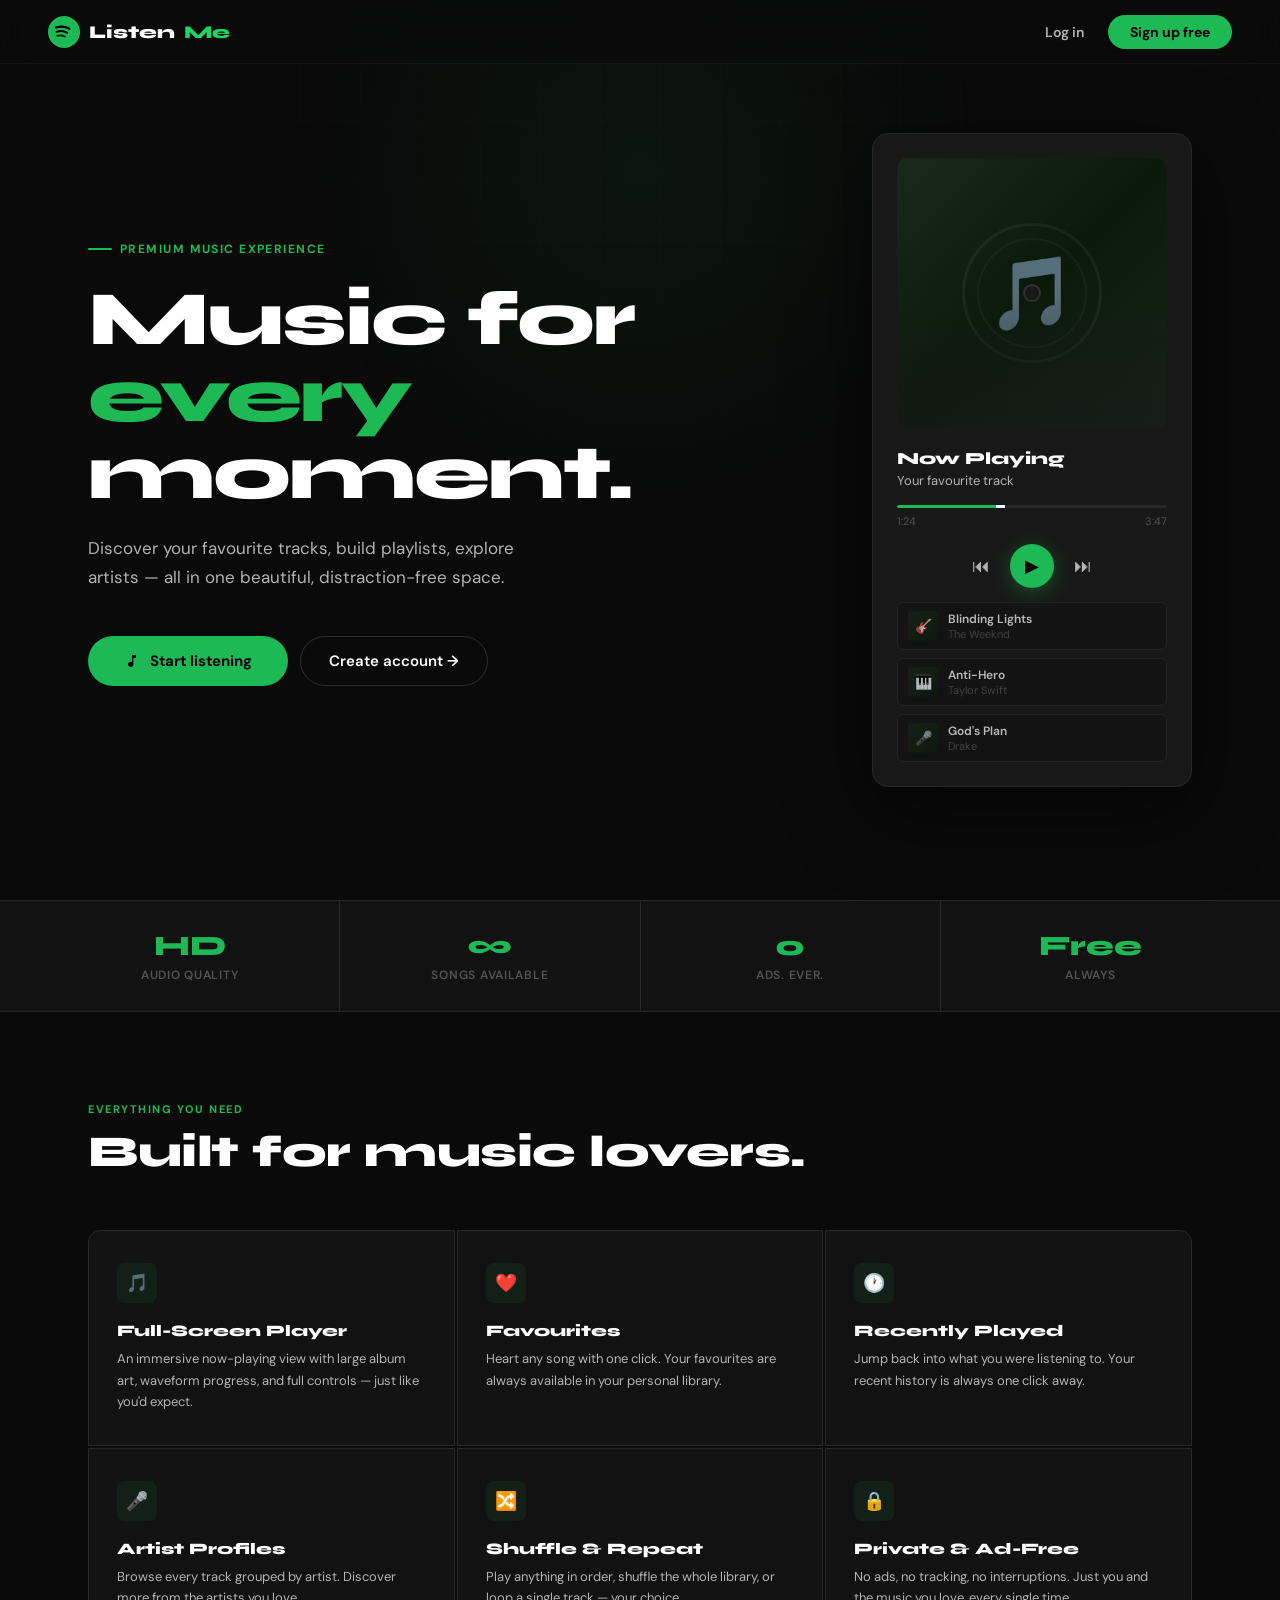
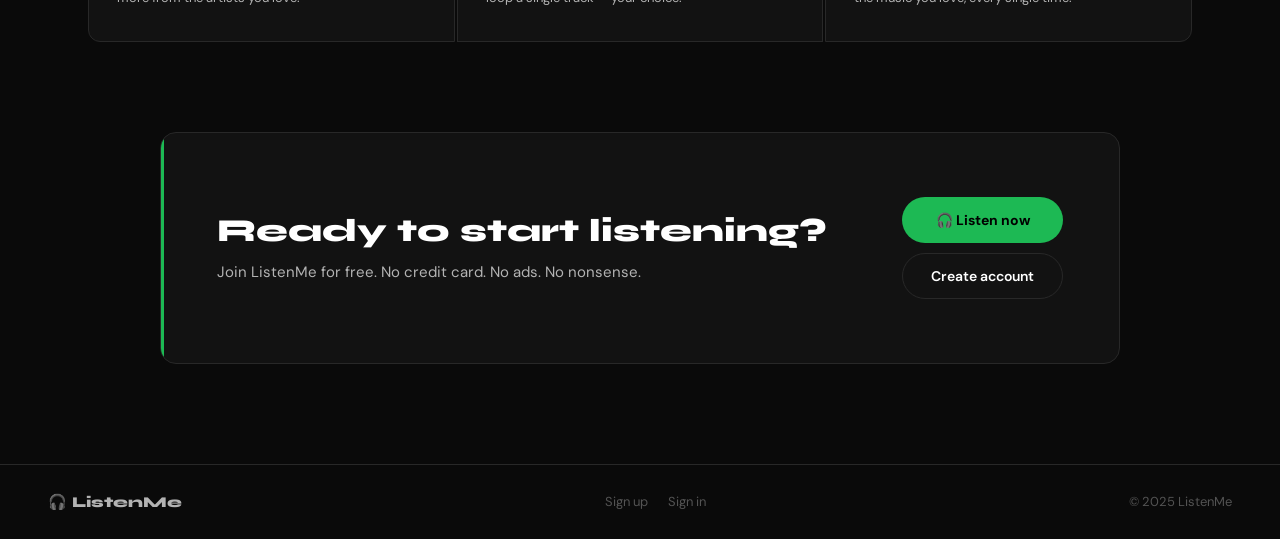
<file: frontend/index.html>
<!DOCTYPE html>
<html lang="en">
<head>
  <meta charset="UTF-8"/>
  <meta name="viewport" content="width=device-width, initial-scale=1.0"/>
  <title>ListenMe — Music for everyone</title>
  <link rel="preconnect" href="https://fonts.googleapis.com"/>
  <link href="https://fonts.googleapis.com/css2?family=Syne:wght@700;800;900&family=DM+Sans:wght@300;400;500;600;700&display=swap" rel="stylesheet"/>
  <style>
    *, *::before, *::after { box-sizing: border-box; margin: 0; padding: 0; }
    :root {
      --bg:      #0a0a0a;
      --surface: #121212;
      --card:    #181818;
      --border:  #282828;
      --hover:   #282828;
      --primary: #1db954;
      --accent:  #1ed760;
      --text:    #ffffff;
      --text-2:  #b3b3b3;
      --muted:   #535353;
    }
    html { scroll-behavior: smooth; }
    body {
      background: var(--bg); color: var(--text);
      font-family: 'DM Sans', sans-serif;
      -webkit-font-smoothing: antialiased;
      overflow-x: hidden;
    }

    /* ── GRID LINES background (subtle) ── */
    body::before {
      content: '';
      position: fixed; inset: 0; z-index: 0; pointer-events: none;
      background-image:
        linear-gradient(rgba(255,255,255,0.015) 1px, transparent 1px),
        linear-gradient(90deg, rgba(255,255,255,0.015) 1px, transparent 1px);
      background-size: 60px 60px;
      mask-image: radial-gradient(ellipse 80% 80% at 50% 0%, black 0%, transparent 100%);
    }

    /* ── Green glow spot ── */
    .glow-spot {
      position: fixed; top: -180px; left: 50%; transform: translateX(-50%);
      width: 700px; height: 700px; border-radius: 50%; z-index: 0;
      pointer-events: none;
      background: radial-gradient(circle, rgba(29,185,84,0.07) 0%, transparent 70%);
    }

    /* ══ NAVBAR ══ */
    nav {
      position: fixed; top: 0; left: 0; right: 0; z-index: 100;
      height: 64px; display: flex; align-items: center; justify-content: space-between;
      padding: 0 48px;
      border-bottom: 1px solid rgba(255,255,255,0.05);
      background: rgba(10,10,10,0.9);
      backdrop-filter: blur(20px);
      opacity: 0; animation: navSlide 0.6s 0.1s ease forwards;
    }
    @keyframes navSlide { to { opacity: 1; } }

    .nav-logo {
      display: flex; align-items: center; gap: 9px;
      font-family: 'Syne', sans-serif; font-size: 18px; font-weight: 900;
      color: var(--text); text-decoration: none;
    }
    .nav-logo-dot {
      width: 32px; height: 32px; flex-shrink: 0;
    }
    .nav-logo span { color: var(--accent); }

    .nav-right { display: flex; align-items: center; gap: 10px; }
    .nav-link {
      color: var(--text-2); font-size: 14px; font-weight: 600;
      text-decoration: none; padding: 8px 14px; border-radius: 4px;
      transition: color 0.15s;
    }
    .nav-link:hover { color: var(--text); }
    .nav-btn {
      padding: 8px 22px; border-radius: 50px;
      font-size: 14px; font-weight: 700; cursor: pointer;
      text-decoration: none; transition: all 0.2s;
      font-family: 'DM Sans', sans-serif;
    }
    .nav-btn-ghost {
      background: transparent; color: var(--text);
      border: 1px solid rgba(255,255,255,0.15);
    }
    .nav-btn-ghost:hover { border-color: rgba(255,255,255,0.4); }
    .nav-btn-solid {
      background: var(--primary); color: #000; border: none;
    }
    .nav-btn-solid:hover { background: var(--accent); transform: scale(1.02); }

    /* ══ HERO ══ */
    .hero {
      position: relative; z-index: 10;
      min-height: 100vh;
      display: flex; align-items: center;
      padding: 100px 48px 80px;
      max-width: 1200px; margin: 0 auto;
      gap: 80px;
    }

    .hero-left { flex: 1; min-width: 0; }

    .hero-tag {
      display: inline-flex; align-items: center; gap: 8px;
      font-size: 12px; font-weight: 700; text-transform: uppercase;
      letter-spacing: 0.12em; color: var(--primary);
      margin-bottom: 24px;
      opacity: 0; animation: fadeUp 0.6s 0.3s ease forwards;
    }
    .hero-tag-line { width: 24px; height: 2px; background: var(--primary); border-radius: 2px; }

    .hero-title {
      font-family: 'Syne', sans-serif;
      font-size: clamp(48px, 6vw, 84px);
      font-weight: 900; line-height: 1.0;
      letter-spacing: -2px;
      margin-bottom: 22px;
      opacity: 0; animation: fadeUp 0.6s 0.4s ease forwards;
    }
    .hero-title em {
      font-style: normal;
      color: var(--primary);
    }

    .hero-sub {
      font-size: 17px; color: var(--text-2); line-height: 1.7;
      max-width: 460px; margin-bottom: 44px;
      opacity: 0; animation: fadeUp 0.6s 0.5s ease forwards;
    }

    .hero-actions {
      display: flex; gap: 12px; align-items: center; flex-wrap: wrap;
      opacity: 0; animation: fadeUp 0.6s 0.6s ease forwards;
    }
    .hero-btn-main {
      display: inline-flex; align-items: center; gap: 10px;
      padding: 15px 36px; border-radius: 50px;
      background: var(--primary); color: #000;
      font-family: 'DM Sans', sans-serif; font-size: 15px; font-weight: 700;
      text-decoration: none; transition: all 0.2s;
    }
    .hero-btn-main:hover { background: var(--accent); transform: scale(1.03); }
    .hero-btn-ghost {
      display: inline-flex; align-items: center; gap: 8px;
      padding: 14px 28px; border-radius: 50px;
      background: transparent; color: var(--text);
      border: 1px solid rgba(255,255,255,0.15);
      font-family: 'DM Sans', sans-serif; font-size: 15px; font-weight: 600;
      text-decoration: none; transition: all 0.2s;
    }
    .hero-btn-ghost:hover { border-color: rgba(255,255,255,0.4); }

    /* ── Right: mini player mockup ── */
    .hero-right {
      flex-shrink: 0; width: 320px;
      opacity: 0; animation: fadeLeft 0.7s 0.5s ease forwards;
    }
    @keyframes fadeLeft { from{opacity:0;transform:translateX(30px)} to{opacity:1;transform:translateX(0)} }

    .mockup-player {
      background: var(--card); border: 1px solid var(--border);
      border-radius: 16px; padding: 24px;
      box-shadow: 0 24px 80px rgba(0,0,0,0.6);
    }
    .mp-cover {
      width: 100%; aspect-ratio: 1; border-radius: 10px;
      background: linear-gradient(135deg, #1a2a1a, #0a1a0a, #162416);
      display: flex; align-items: center; justify-content: center;
      font-size: 72px; margin-bottom: 20px;
      position: relative; overflow: hidden;
    }
    .mp-cover::after {
      content: ''; position: absolute; inset: 0;
      background: linear-gradient(to top, rgba(24,24,24,0.6) 0%, transparent 50%);
    }
    .mp-vinyl {
      position: absolute; top: 50%; left: 50%;
      transform: translate(-50%,-50%);
      width: 140px; height: 140px; border-radius: 50%;
      border: 3px solid rgba(255,255,255,0.05);
      animation: vinylSpin 8s linear infinite;
    }
    .mp-vinyl::before {
      content: ''; position: absolute; inset: 12px; border-radius: 50%;
      border: 2px solid rgba(255,255,255,0.04);
    }
    .mp-vinyl-center {
      position: absolute; top: 50%; left: 50%;
      transform: translate(-50%,-50%);
      width: 18px; height: 18px; border-radius: 50%;
      background: var(--card); border: 2px solid rgba(255,255,255,0.1);
    }
    @keyframes vinylSpin { to { transform: translate(-50%,-50%) rotate(360deg); } }

    .mp-info { margin-bottom: 16px; }
    .mp-title  { font-family: 'Syne', sans-serif; font-size: 17px; font-weight: 800; margin-bottom: 3px; }
    .mp-artist { font-size: 13px; color: var(--text-2); }

    .mp-progress { margin-bottom: 16px; }
    .mp-bar { height: 3px; background: var(--border); border-radius: 3px; margin-bottom: 6px; overflow: hidden; }
    .mp-fill {
      height: 100%; width: 38%; background: var(--primary); border-radius: 3px;
      position: relative;
    }
    .mp-fill::after {
      content: ''; position: absolute; right: -5px; top: -3px;
      width: 9px; height: 9px; border-radius: 50%;
      background: var(--text);
    }
    .mp-times { display: flex; justify-content: space-between; font-size: 11px; color: var(--muted); }

    .mp-controls { display: flex; align-items: center; justify-content: center; gap: 20px; }
    .mp-ctrl { font-size: 18px; color: var(--text-2); cursor: default; }
    .mp-play {
      width: 44px; height: 44px; border-radius: 50%;
      background: var(--primary);
      display: flex; align-items: center; justify-content: center;
      font-size: 18px; color: #000;
      box-shadow: 0 4px 20px rgba(29,185,84,0.35);
    }

    /* ── Floating song pills ── */
    .mp-pills { display: flex; flex-direction: column; gap: 8px; margin-top: 14px; }
    .mp-pill {
      display: flex; align-items: center; gap: 10px;
      padding: 8px 10px; background: var(--surface);
      border: 1px solid var(--border); border-radius: 6px;
      opacity: 0; animation: pillIn 0.5s ease forwards;
    }
    .mp-pill:nth-child(1) { animation-delay: 0.9s; }
    .mp-pill:nth-child(2) { animation-delay: 1.1s; }
    .mp-pill:nth-child(3) { animation-delay: 1.3s; }
    @keyframes pillIn { from{opacity:0;transform:translateY(6px)} to{opacity:0.7;transform:translateY(0)} }
    .mp-pill-cover {
      width: 30px; height: 30px; border-radius: 4px;
      background: linear-gradient(135deg, #162416, #0a1a0a);
      display: flex; align-items: center; justify-content: center;
      font-size: 14px; flex-shrink: 0;
    }
    .mp-pill-name { font-size: 12px; font-weight: 600; }
    .mp-pill-artist { font-size: 11px; color: var(--muted); }

    /* ═══ STATS BAR ═══ */
    .stats-bar {
      position: relative; z-index: 10;
      border-top: 1px solid var(--border); border-bottom: 1px solid var(--border);
      background: var(--surface);
      overflow: hidden;
    }
    .stats-inner {
      display: flex; max-width: 1200px; margin: 0 auto;
    }
    .stat-item {
      flex: 1; padding: 28px 20px; text-align: center;
      border-right: 1px solid var(--border);
      opacity: 0; animation: statIn 0.5s ease forwards;
    }
    .stat-item:last-child { border-right: none; }
    .stat-item:nth-child(1) { animation-delay: 0.2s; }
    .stat-item:nth-child(2) { animation-delay: 0.3s; }
    .stat-item:nth-child(3) { animation-delay: 0.4s; }
    .stat-item:nth-child(4) { animation-delay: 0.5s; }
    @keyframes statIn { from{opacity:0;transform:translateY(8px)} to{opacity:1;transform:translateY(0)} }
    .stat-num { font-family: 'Syne', sans-serif; font-size: 28px; font-weight: 900; color: var(--primary); }
    .stat-label { font-size: 12px; color: var(--muted); margin-top: 4px; font-weight: 600; text-transform: uppercase; letter-spacing: 0.06em; }

    /* ═══ FEATURES ═══ */
    .features {
      position: relative; z-index: 10;
      max-width: 1200px; margin: 0 auto; padding: 90px 48px;
    }
    .section-label {
      font-size: 11px; font-weight: 700; text-transform: uppercase;
      letter-spacing: 0.14em; color: var(--primary); margin-bottom: 12px;
      opacity: 0;
    }
    .section-label.visible { animation: fadeUp 0.5s ease forwards; }
    .section-title {
      font-family: 'Syne', sans-serif;
      font-size: clamp(28px, 3.5vw, 44px); font-weight: 900;
      margin-bottom: 54px; letter-spacing: -0.5px; line-height: 1.1;
      opacity: 0;
    }
    .section-title.visible { animation: fadeUp 0.5s 0.1s ease forwards; }

    .feat-grid { display: grid; grid-template-columns: repeat(3,1fr); gap: 2px; }
    @media(max-width:900px) { .feat-grid { grid-template-columns: 1fr; } }
    @media(max-width:600px) { .feat-grid { grid-template-columns: 1fr; } }

    .feat-item {
      padding: 32px 28px; background: var(--surface);
      border: 1px solid var(--border);
      transition: background 0.2s; cursor: default;
      opacity: 0;
    }
    .feat-item:hover { background: var(--card); }
    .feat-item.visible { animation: fadeUp 0.5s ease forwards; }
    .feat-item:nth-child(1) { animation-delay: 0.0s; border-radius: 12px 0 0 0; }
    .feat-item:nth-child(2) { animation-delay: 0.08s; }
    .feat-item:nth-child(3) { animation-delay: 0.16s; border-radius: 0 12px 0 0; }
    .feat-item:nth-child(4) { animation-delay: 0.24s; border-radius: 0 0 0 12px; }
    .feat-item:nth-child(5) { animation-delay: 0.32s; }
    .feat-item:nth-child(6) { animation-delay: 0.40s; border-radius: 0 0 12px 0; }

    .feat-icon {
      width: 40px; height: 40px; border-radius: 8px;
      background: rgba(29,185,84,0.08);
      display: flex; align-items: center; justify-content: center;
      font-size: 18px; margin-bottom: 18px;
    }
    .feat-name { font-family: 'Syne', sans-serif; font-size: 16px; font-weight: 800; margin-bottom: 8px; }
    .feat-desc { font-size: 13px; color: var(--text-2); line-height: 1.65; }

    /* ═══ CTA SECTION ═══ */
    .cta-section {
      position: relative; z-index: 10;
      padding: 0 48px 100px;
    }
    .cta-box {
      max-width: 960px; margin: 0 auto;
      background: var(--surface); border: 1px solid var(--border);
      border-radius: 16px; padding: 64px 56px;
      display: flex; align-items: center; gap: 60px;
      position: relative; overflow: hidden;
      opacity: 0;
    }
    .cta-box.visible { animation: fadeUp 0.6s ease forwards; }
    .cta-box::before {
      content: ''; position: absolute; left: 0; top: 0; bottom: 0;
      width: 3px; background: var(--primary);
    }
    .cta-text { flex: 1; }
    .cta-title { font-family: 'Syne', sans-serif; font-size: clamp(22px, 2.5vw, 32px); font-weight: 900; margin-bottom: 10px; }
    .cta-desc  { font-size: 15px; color: var(--text-2); line-height: 1.6; }
    .cta-actions { flex-shrink: 0; display: flex; flex-direction: column; gap: 10px; }
    .cta-btn-main {
      display: inline-flex; align-items: center; justify-content: center; gap: 8px;
      padding: 14px 32px; border-radius: 50px;
      background: var(--primary); color: #000;
      font-family: 'DM Sans', sans-serif; font-size: 14px; font-weight: 700;
      text-decoration: none; transition: all 0.2s; white-space: nowrap;
    }
    .cta-btn-main:hover { background: var(--accent); transform: scale(1.02); }
    .cta-btn-ghost {
      display: inline-flex; align-items: center; justify-content: center;
      padding: 13px 28px; border-radius: 50px;
      background: transparent; color: var(--text);
      border: 1px solid var(--border);
      font-family: 'DM Sans', sans-serif; font-size: 14px; font-weight: 600;
      text-decoration: none; transition: all 0.2s; white-space: nowrap;
    }
    .cta-btn-ghost:hover { border-color: var(--text-2); }

    /* ═══ FOOTER ═══ */
    footer {
      position: relative; z-index: 10;
      border-top: 1px solid var(--border); padding: 28px 48px;
      display: flex; align-items: center; justify-content: space-between;
      color: var(--muted); font-size: 13px;
    }
    .footer-logo {
      font-family: 'Syne', sans-serif; font-size: 15px; font-weight: 900;
      color: var(--text-2); text-decoration: none;
    }
    footer a { color: var(--muted); text-decoration: none; transition: color 0.15s; }
    footer a:hover { color: var(--text); }

    @keyframes fadeUp { from{opacity:0;transform:translateY(14px)} to{opacity:1;transform:translateY(0)} }

    @media (max-width: 900px) {
      nav { padding: 0 20px; }
      .hero { flex-direction: column; padding: 90px 20px 60px; gap: 40px; }
      .hero-right { width: 100%; max-width: 360px; margin: 0 auto; }
      .features { padding: 60px 20px; }
      .cta-section { padding: 0 20px 60px; }
      .cta-box { flex-direction: column; gap: 32px; padding: 40px 28px; }
      footer { padding: 24px 20px; flex-direction: column; gap: 8px; text-align: center; }
    }
    @media (max-width: 600px) {
      .stats-inner { flex-wrap: wrap; }
      .stat-item { flex: 1 1 50%; border-right: none; border-bottom: 1px solid var(--border); }
    }
  </style>
</head>
<body>

<div class="glow-spot"></div>

<!-- NAVBAR -->
<nav>
  <a href="index.html" class="nav-logo">
    <div class="nav-logo-dot">
      <svg viewBox="0 0 32 32" width="32" height="32" fill="none">
        <circle cx="16" cy="16" r="16" fill="#1db954"/>
        <path d="M8 11.5c4.5-1.4 9.5-1.1 13.4 1.2" stroke="#000" stroke-width="2.2" stroke-linecap="round"/>
        <path d="M8.5 15.8c3.8-1.1 7.7-.8 10.7 1.0" stroke="#000" stroke-width="2.0" stroke-linecap="round"/>
        <path d="M9.2 19.8c2.8-.8 5.5-.5 7.7 0.7" stroke="#000" stroke-width="1.7" stroke-linecap="round"/>
      </svg>
    </div>
    Listen<span>Me</span>
  </a>
  <div class="nav-right">
    <a href="login.html"  class="nav-link">Log in</a>
    <a href="signup.html" class="nav-btn nav-btn-solid">Sign up free</a>
  </div>
</nav>

<!-- HERO -->
<section class="hero">
  <div class="hero-left">
    <div class="hero-tag">
      <span class="hero-tag-line"></span>
      Premium music experience
    </div>
    <h1 class="hero-title">
      Music for<br/><em>every</em><br/>moment.
    </h1>
    <p class="hero-sub">
      Discover your favourite tracks, build playlists, explore artists — all in one beautiful, distraction-free space.
    </p>
    <div class="hero-actions">
      <a href="login.html" class="hero-btn-main">
        <svg width="16" height="16" viewBox="0 0 24 24" fill="currentColor"><path d="M12 3v10.55c-.59-.34-1.27-.55-2-.55-2.21 0-4 1.79-4 4s1.79 4 4 4 4-1.79 4-4V7h4V3h-6z"/></svg>
        Start listening
      </a>
      <a href="signup.html" class="hero-btn-ghost">
        Create account →
      </a>
    </div>
  </div>

  <!-- Mini player mockup -->
  <div class="hero-right">
    <div class="mockup-player">
      <div class="mp-cover">
        🎵
        <div class="mp-vinyl">
          <div class="mp-vinyl-center"></div>
        </div>
      </div>

      <div class="mp-info">
        <div class="mp-title">Now Playing</div>
        <div class="mp-artist">Your favourite track</div>
      </div>

      <div class="mp-progress">
        <div class="mp-bar"><div class="mp-fill"></div></div>
        <div class="mp-times"><span>1:24</span><span>3:47</span></div>
      </div>

      <div class="mp-controls">
        <div class="mp-ctrl">⏮</div>
        <div class="mp-play">▶</div>
        <div class="mp-ctrl">⏭</div>
      </div>

      <div class="mp-pills">
        <div class="mp-pill">
          <div class="mp-pill-cover">🎸</div>
          <div>
            <div class="mp-pill-name">Blinding Lights</div>
            <div class="mp-pill-artist">The Weeknd</div>
          </div>
        </div>
        <div class="mp-pill">
          <div class="mp-pill-cover">🎹</div>
          <div>
            <div class="mp-pill-name">Anti-Hero</div>
            <div class="mp-pill-artist">Taylor Swift</div>
          </div>
        </div>
        <div class="mp-pill">
          <div class="mp-pill-cover">🎤</div>
          <div>
            <div class="mp-pill-name">God's Plan</div>
            <div class="mp-pill-artist">Drake</div>
          </div>
        </div>
      </div>
    </div>
  </div>
</section>

<!-- STATS BAR -->
<div class="stats-bar">
  <div class="stats-inner">
    <div class="stat-item">
      <div class="stat-num">HD</div>
      <div class="stat-label">Audio Quality</div>
    </div>
    <div class="stat-item">
      <div class="stat-num">∞</div>
      <div class="stat-label">Songs Available</div>
    </div>
    <div class="stat-item">
      <div class="stat-num">0</div>
      <div class="stat-label">Ads. Ever.</div>
    </div>
    <div class="stat-item">
      <div class="stat-num">Free</div>
      <div class="stat-label">Always</div>
    </div>
  </div>
</div>

<!-- FEATURES -->
<section class="features" id="features">
  <div class="section-label">Everything you need</div>
  <div class="section-title">Built for music lovers.</div>
  <div class="feat-grid">
    <div class="feat-item">
      <div class="feat-icon">🎵</div>
      <div class="feat-name">Full-Screen Player</div>
      <div class="feat-desc">An immersive now-playing view with large album art, waveform progress, and full controls — just like you'd expect.</div>
    </div>
    <div class="feat-item">
      <div class="feat-icon">❤️</div>
      <div class="feat-name">Favourites</div>
      <div class="feat-desc">Heart any song with one click. Your favourites are always available in your personal library.</div>
    </div>
    <div class="feat-item">
      <div class="feat-icon">🕐</div>
      <div class="feat-name">Recently Played</div>
      <div class="feat-desc">Jump back into what you were listening to. Your recent history is always one click away.</div>
    </div>
    <div class="feat-item">
      <div class="feat-icon">🎤</div>
      <div class="feat-name">Artist Profiles</div>
      <div class="feat-desc">Browse every track grouped by artist. Discover more from the artists you love.</div>
    </div>
    <div class="feat-item">
      <div class="feat-icon">🔀</div>
      <div class="feat-name">Shuffle & Repeat</div>
      <div class="feat-desc">Play anything in order, shuffle the whole library, or loop a single track — your choice.</div>
    </div>
    <div class="feat-item">
      <div class="feat-icon">🔒</div>
      <div class="feat-name">Private & Ad-Free</div>
      <div class="feat-desc">No ads, no tracking, no interruptions. Just you and the music you love, every single time.</div>
    </div>
  </div>
</section>

<!-- CTA SECTION -->
<section class="cta-section">
  <div class="cta-box" id="ctaBox">
    <div class="cta-text">
      <div class="cta-title">Ready to start listening?</div>
      <div class="cta-desc">Join ListenMe for free. No credit card. No ads. No nonsense.</div>
    </div>
    <div class="cta-actions">
      <a href="login.html" class="cta-btn-main">
        🎧 Listen now
      </a>
      <a href="signup.html" class="cta-btn-ghost">
        Create account
      </a>
    </div>
  </div>
</section>

<!-- FOOTER -->
<footer>
  <a class="footer-logo" href="index.html">🎧 ListenMe</a>
  <div style="display:flex;gap:20px;">
    <a href="signup.html">Sign up</a>
    <a href="login.html">Sign in</a>
  </div>
  <div>© 2025 ListenMe</div>
</footer>

<script>
  // Redirect if already logged in
  if (localStorage.getItem('token')) {
    document.querySelector('.nav-right').innerHTML =
      '<a href="play.html" class="nav-btn nav-btn-solid">Open App →</a>';
  }

  // Scroll-triggered animations
  const observer = new IntersectionObserver(entries => {
    entries.forEach(e => {
      if (e.isIntersecting) {
        e.target.classList.add('visible');
        observer.unobserve(e.target);
      }
    });
  }, { threshold: 0.15 });

  document.querySelectorAll('.section-label, .section-title, .feat-item, .cta-box').forEach(el => {
    observer.observe(el);
  });

  // Animated vinyl spin controls (pauses if user prefers reduced motion)
  if (window.matchMedia('(prefers-reduced-motion: reduce)').matches) {
    document.querySelector('.mp-vinyl')?.style.setProperty('animation', 'none');
  }
</script>
</body>
</html>
</file>
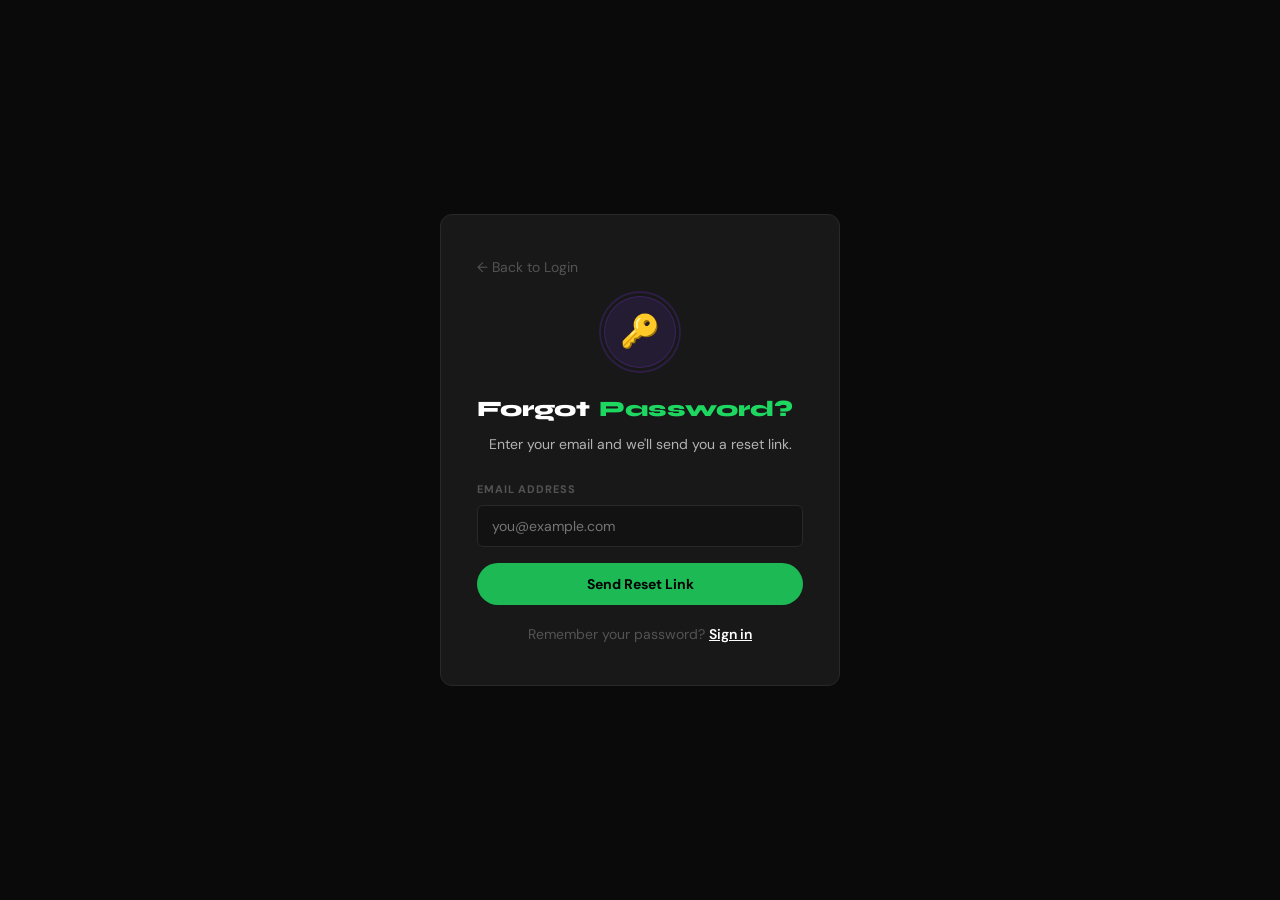
<file: frontend/forgot-password.html>
<!DOCTYPE html>
<html lang="en">
<head>
  <meta charset="UTF-8" />
  <meta name="viewport" content="width=device-width, initial-scale=1.0" />
  <title>Forgot Password — ListenMe</title>
  <link rel="stylesheet" href="shared.css" />
  <style>
    .icon-wrap {
      width: 72px; height: 72px; border-radius: 50%;
      background: rgba(124,58,237,0.12);
      border: 1px solid rgba(124,58,237,0.25);
      display: flex; align-items: center; justify-content: center;
      font-size: 32px; margin: 0 auto 24px; position: relative;
      animation: iconPop 0.5s 0.2s cubic-bezier(0.16,1,0.3,1) both;
    }
    @keyframes iconPop {
      from { opacity:0; transform:scale(0.5) rotate(-15deg); }
      to   { opacity:1; transform:scale(1)   rotate(0deg);   }
    }
    .icon-wrap::after {
      content:''; position:absolute; inset:-6px; border-radius:50%;
      border:2px solid rgba(124,58,237,0.2);
      animation: pulseRing 2s ease-out infinite;
    }
    @keyframes pulseRing {
      0%   { transform:scale(1);   opacity:1; }
      100% { transform:scale(1.3); opacity:0; }
    }
    .success-title {
      font-family:var(--font-display);
      font-size:24px; font-weight:800; margin-bottom:8px; text-align:center;
    }
    .success-sub { color:var(--muted); font-size:14px; margin-bottom:24px; text-align:center; line-height:1.7; }
    .email-highlight { color:var(--accent); font-weight:600; }
    .tip-box {
      background:rgba(124,58,237,0.07);
      border:1px solid rgba(124,58,237,0.18);
      border-radius:var(--radius-sm);
      padding:14px 16px; font-size:13px;
      color:var(--muted); margin-bottom:20px;
    }
    .tip-box strong { color:var(--text); }
  </style>
</head>
<body>
<div class="auth-wrapper">
  <div class="auth-card">

    <!-- STEP 1: Enter Email -->
    <div class="step active" id="step1">
      <a href="login.html" class="back-link">← Back to Login</a>
      <div class="icon-wrap">🔑</div>
      <div class="auth-logo" style="text-align:center;">Forgot <span>Password?</span></div>
      <p class="auth-subtitle" style="text-align:center;">
        Enter your email and we'll send you a reset link.
      </p>
      <div class="alert alert-error" id="err1"></div>
      <div class="form-group">
        <label>Email Address</label>
        <input type="email" id="email" placeholder="you@example.com" />
      </div>
      <button class="btn btn-primary" id="submitBtn" onclick="doForgot()">
        <span id="submitText">Send Reset Link</span>
        <div class="spinner" id="submitSpinner"></div>
      </button>
      <div class="link-row">Remember your password? <a href="login.html">Sign in</a></div>
    </div>

    <!-- STEP 2: Success -->
    <div class="step" id="step2">
      <div class="icon-wrap" style="background:rgba(34,197,94,0.1);border-color:rgba(34,197,94,0.25);">📬</div>
      <div class="success-title">Check your inbox!</div>
      <p class="success-sub">
        We sent a reset link to<br/>
        <span class="email-highlight" id="sentTo"></span>
      </p>
      <div class="tip-box">
        <strong>⏱ Link expires in 1 hour.</strong><br/>
        Can't find it? Check your spam or junk folder.
      </div>
      <button class="btn btn-secondary" onclick="goBack()" style="width:100%;margin-bottom:12px;">
        ← Try a different email
      </button>
      <div class="link-row">Remembered it? <a href="login.html">Sign in</a></div>
    </div>

  </div>
</div>
<script src="config.js"></script>
<script>
  if (localStorage.getItem('token')) window.location.href = 'play.html';

  function showErr(msg) {
    const el = document.getElementById('err1');
    el.textContent = msg; el.style.display = 'block';
  }
  function setLoading(on) {
    document.getElementById('submitText').style.display    = on ? 'none' : 'inline';
    document.getElementById('submitSpinner').style.display = on ? 'block' : 'none';
    document.getElementById('submitBtn').disabled          = on;
  }

  async function doForgot() {
    document.getElementById('err1').style.display = 'none';
    const email = document.getElementById('email').value.trim();
    if (!email) return showErr('Please enter your email address.');
    setLoading(true);
    try {
      await api.post('/auth/forgot-password', { email }, false);
      document.getElementById('sentTo').textContent = email;
      document.getElementById('step1').classList.remove('active');
      document.getElementById('step2').classList.add('active');
    } catch (e) {
      showErr(e.error || 'Something went wrong. Please try again.');
    } finally {
      setLoading(false);
    }
  }

  function goBack() {
    document.getElementById('step2').classList.remove('active');
    document.getElementById('step1').classList.add('active');
  }

  document.addEventListener('keydown', e => {
    if (e.key === 'Enter' && document.getElementById('step1').classList.contains('active')) doForgot();
  });
</script>
</body>
</html>
</file>
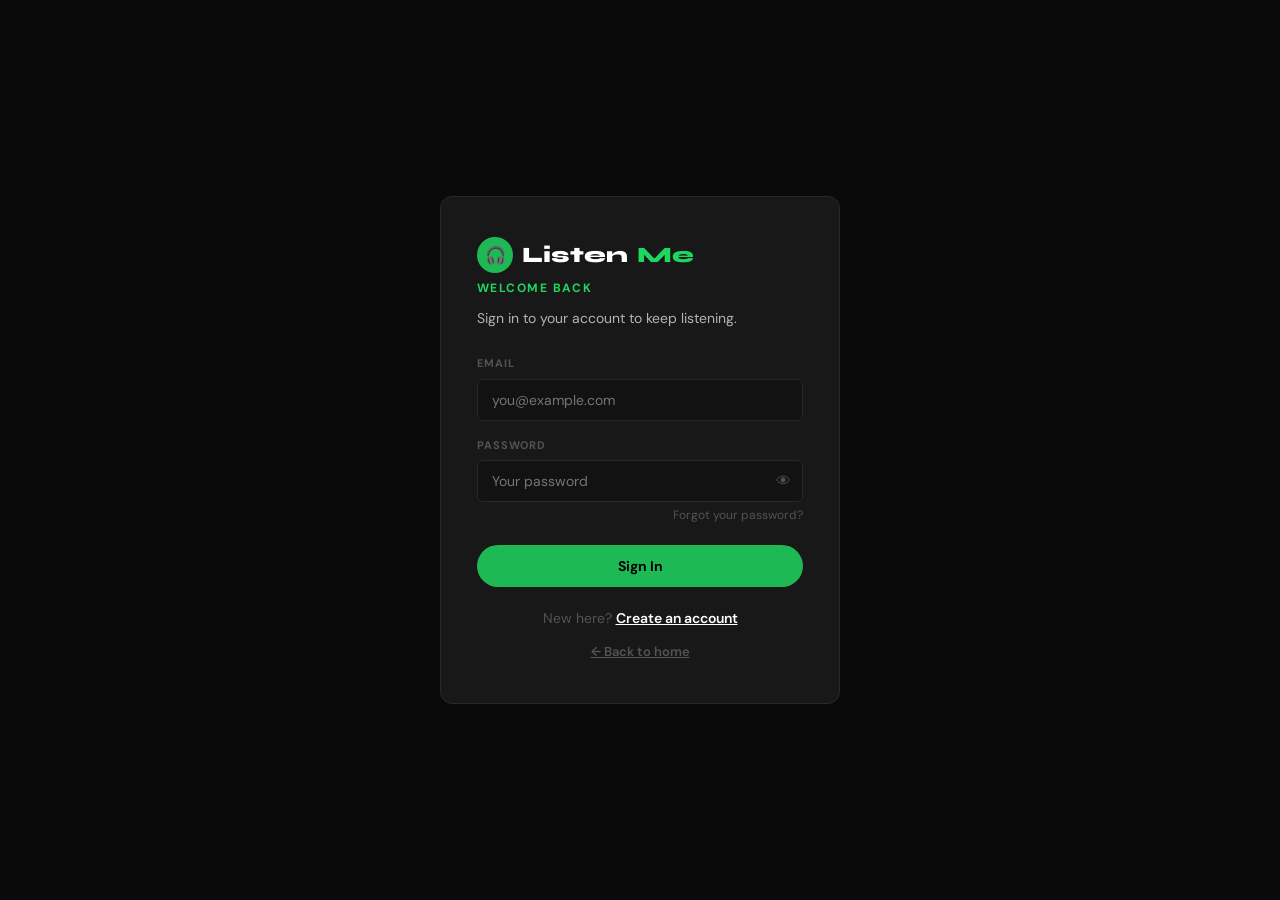
<file: frontend/login.html>
<!DOCTYPE html>
<html lang="en">
<head>
  <meta charset="UTF-8" />
  <meta name="viewport" content="width=device-width, initial-scale=1.0" />
  <title>Sign In — ListenMe</title>
  <link rel="stylesheet" href="shared.css" />
  <style>
    .auth-wrapper { position: relative; overflow: hidden; }

    /* Animated floating notes in background */
    .bg-notes {
      position: fixed; inset: 0; pointer-events: none; z-index: 0; overflow: hidden;
    }
    .note {
      position: absolute; font-size: 24px; opacity: 0;
      animation: floatNote linear infinite;
      user-select: none;
    }
    @keyframes floatNote {
      0%   { opacity: 0;   transform: translateY(100vh) rotate(0deg)   scale(0.8); }
      10%  { opacity: 0.15; }
      90%  { opacity: 0.08; }
      100% { opacity: 0;   transform: translateY(-10vh) rotate(360deg) scale(1.2); }
    }

    .auth-card { position: relative; z-index: 1; }

    .welcome-back {
      font-size: 12px; font-weight: 700; text-transform: uppercase;
      letter-spacing: 0.12em; color: var(--accent);
      margin-bottom: 8px; display: block;
      animation: fadeInUp 0.4s 0.05s ease both;
    }

    .divider {
      display: flex; align-items: center; gap: 12px;
      margin: 20px 0; color: var(--muted); font-size: 12px;
    }
    .divider::before, .divider::after {
      content: ''; flex: 1; height: 1px; background: var(--border);
    }

    .form-group { animation: fadeInUp 0.4s ease both; }
    .form-group:nth-child(1) { animation-delay: 0.08s; }
    .form-group:nth-child(2) { animation-delay: 0.13s; }
    .form-group:nth-child(3) { animation-delay: 0.18s; }

    .forgot-link {
      display: block; text-align: right; font-size: 12px;
      color: var(--muted); text-decoration: none;
      margin-top: -12px; margin-bottom: 20px;
      transition: color 0.2s;
    }
    .forgot-link:hover { color: var(--accent); }
  </style>
</head>
<body>

<!-- Floating music notes background -->
<div class="bg-notes" id="bgNotes"></div>

<div class="auth-wrapper">
  <div class="auth-card">

    <div class="auth-logo">
      <div class="logo-icon">🎧</div>
      Listen<span>Me</span>
    </div>

    <span class="welcome-back">Welcome back</span>
    <p class="auth-subtitle">Sign in to your account to keep listening.</p>

    <div class="alert alert-error" id="err"></div>
    <div class="alert alert-info"  id="info"></div>

    <div class="form-group">
      <label>Email</label>
      <input type="email" id="email" placeholder="you@example.com" autocomplete="email" />
    </div>

    <div class="form-group">
      <label>Password</label>
      <div class="password-wrap">
        <input type="password" id="password" placeholder="Your password" autocomplete="current-password" />
        <span class="toggle-pw" onclick="togglePw()">👁</span>
      </div>
    </div>

    <a href="forgot-password.html" class="forgot-link">Forgot your password?</a>

    <button class="btn btn-primary" id="loginBtn" onclick="doLogin()">
      <span id="loginText">Sign In</span>
      <div class="spinner" id="loginSpinner"></div>
    </button>

    <div class="link-row" style="margin-top:20px;">
      New here? <a href="signup.html">Create an account</a>
    </div>

    <div class="link-row" style="margin-top:10px;">
      <a href="index.html" style="color:var(--muted);font-size:13px;">← Back to home</a>
    </div>

  </div>
</div>

<script src="config.js"></script>
<script>
if (localStorage.getItem('token')) window.location.href = 'play.html';

// Floating notes
const notes = ['🎵','🎶','🎸','🎹','🎺','🎻','🥁','🎤','🎧','♪','♫'];
const bg = document.getElementById('bgNotes');
for (let i = 0; i < 18; i++) {
  const el = document.createElement('div');
  el.className = 'note';
  el.textContent = notes[Math.floor(Math.random() * notes.length)];
  el.style.left     = Math.random() * 100 + 'vw';
  el.style.animationDuration  = (12 + Math.random() * 18) + 's';
  el.style.animationDelay     = (Math.random() * 14) + 's';
  el.style.fontSize = (16 + Math.random() * 20) + 'px';
  bg.appendChild(el);
}

function togglePw() {
  const input = document.getElementById('password');
  const icon  = document.querySelector('.toggle-pw');
  input.type  = input.type === 'password' ? 'text' : 'password';
  icon.textContent = input.type === 'password' ? '👁' : '🙈';
}

function showErr(msg) {
  const el = document.getElementById('err');
  el.textContent = msg; el.style.display = 'block';
  el.style.animation = 'none';
  requestAnimationFrame(() => el.style.animation = '');
}

function setLoading(on) {
  document.getElementById('loginText').style.display    = on ? 'none' : 'inline';
  document.getElementById('loginSpinner').style.display = on ? 'block' : 'none';
  document.getElementById('loginBtn').disabled          = on;
}

async function doLogin() {
  document.getElementById('err').style.display  = 'none';
  document.getElementById('info').style.display = 'none';
  const email    = document.getElementById('email').value.trim();
  const password = document.getElementById('password').value;
  if (!email || !password) return showErr('Please enter your email and password.');

  setLoading(true);
  try {
    const data = await api.post('/auth/login', { email, password }, false);
    localStorage.setItem('token', data.token);
    localStorage.setItem('user', JSON.stringify(data.user));
    window.location.href = 'play.html';
  } catch (e) {
    if (e.needs_verify) {
      const info = document.getElementById('info');
      info.textContent = 'Your email is not verified yet. Please complete signup.';
      info.style.display = 'block';
    } else {
      showErr(e.error || 'Login failed. Check your email and password.');
    }
  } finally {
    setLoading(false);
  }
}

document.addEventListener('keydown', e => {
  if (e.key === 'Enter') doLogin();
});
</script>
</body>
</html>
</file>
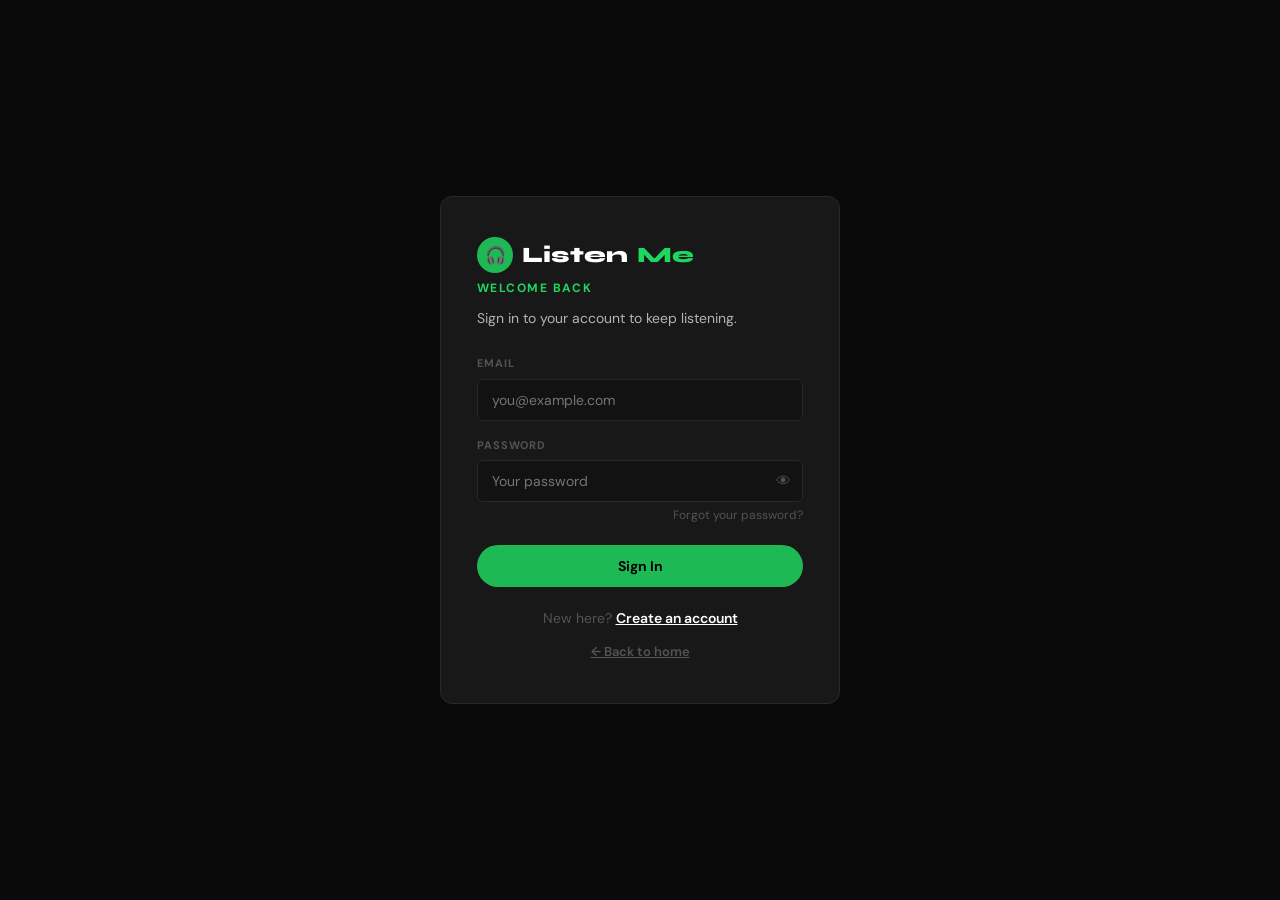
<file: frontend/play.html>
<!DOCTYPE html>
<html lang="en">
<head>
  <meta charset="UTF-8"/>
  <meta name="viewport" content="width=device-width, initial-scale=1.0"/>
  <title>ListenMe — Discover</title>
  <link rel="stylesheet" href="shared.css"/>
  <style>
    /* alias: play.html uses --primary, shared.css uses --green */
    :root { --primary: #1db954; }
    body { overflow-x: hidden; }

    /* ══ APP LAYOUT ══ */
    .app-layout {
      display: flex;
      min-height: calc(100vh - 60px);
      padding-bottom: 90px;
    }

    /* ══ SIDEBAR ══ */
    .sidebar {
      width: 232px; flex-shrink: 0;
      background: #000;
      padding: 8px 0;
      position: sticky; top: 60px;
      height: calc(100vh - 60px);
      overflow-y: auto;
      border-right: 1px solid var(--border);
    }
    .sidebar::-webkit-scrollbar { width: 3px; }
    .sidebar::-webkit-scrollbar-thumb { background: var(--border); border-radius: 3px; }

    .sb-section { padding: 0 8px; margin-bottom: 4px; }
    .sb-label {
      font-size: 10px; font-weight: 700; text-transform: uppercase;
      letter-spacing: 0.1em; color: var(--muted);
      padding: 14px 12px 6px; display: block;
    }
    .sb-btn {
      display: flex; align-items: center; gap: 12px;
      width: 100%; padding: 9px 12px; border-radius: 4px;
      color: var(--text-2); font-size: 13px; font-weight: 600;
      border: none; background: none; text-align: left;
      cursor: pointer; font-family: var(--font-body);
      transition: color 0.15s, background 0.15s;
    }
    .sb-btn:hover  { color: var(--text); background: rgba(255,255,255,0.06); }
    .sb-btn.active { color: var(--text); background: rgba(255,255,255,0.1); }
    .sb-btn .ic { font-size: 15px; width: 18px; text-align: center; flex-shrink: 0; }
    .sb-btn .ct {
      margin-left: auto; font-size: 10px; padding: 1px 6px;
      background: var(--border); border-radius: 50px; color: var(--muted);
    }
    .sb-divider { height: 1px; background: var(--border); margin: 8px 12px; }

    .sb-artist {
      display: flex; align-items: center; gap: 10px;
      padding: 7px 12px; border-radius: 4px; cursor: pointer;
      transition: background 0.15s;
    }
    .sb-artist:hover  { background: rgba(255,255,255,0.06); }
    .sb-artist.active { background: rgba(255,255,255,0.1); }
    .sb-av {
      width: 26px; height: 26px; border-radius: 50%;
      background: var(--primary);
      display: flex; align-items: center; justify-content: center;
      font-size: 10px; font-weight: 800; color: #000;
      flex-shrink: 0; overflow: hidden; font-family: var(--font-display);
    }
    .sb-av img { width: 100%; height: 100%; object-fit: cover; }
    .sb-aname { font-size: 12px; color: var(--text-2); font-weight: 500; white-space: nowrap; overflow: hidden; text-overflow: ellipsis; }

    /* ══ MAIN ══ */
    .main { flex: 1; min-width: 0; overflow-y: auto; }

    /* ── Recently Played banner ── */
    .recently-section {
      padding: 24px 24px 0;
      display: none;
    }
    .recently-section.has-items { display: block; }
    .sec-row { display: flex; align-items: center; justify-content: space-between; margin-bottom: 14px; }
    .sec-row h2 { font-family: var(--font-display); font-size: 18px; font-weight: 800; }
    .sec-row-link { font-size: 12px; color: var(--text-2); font-weight: 700; text-transform: uppercase; letter-spacing: 0.06em; cursor: pointer; transition: color 0.15s; }
    .sec-row-link:hover { color: var(--text); }

    .recent-strip {
      display: flex; gap: 12px;
      overflow-x: auto; padding-bottom: 6px;
    }
    .recent-strip::-webkit-scrollbar { height: 3px; }
    .recent-strip::-webkit-scrollbar-thumb { background: var(--border); }

    .recent-card {
      flex-shrink: 0; width: 140px; cursor: pointer;
      background: var(--card); border-radius: 6px; overflow: hidden;
      transition: background 0.2s;
      animation: fadeInUp 0.3s ease both;
    }
    .recent-card:hover { background: var(--card-hover); }
    .recent-cover {
      width: 100%; aspect-ratio: 1;
      background: linear-gradient(135deg, #1a2a1a, #0a1a0a);
      display: flex; align-items: center; justify-content: center;
      font-size: 40px; position: relative; overflow: hidden;
    }
    .recent-cover img { position: absolute; inset: 0; width: 100%; height: 100%; object-fit: cover; }
    .recent-body { padding: 10px 10px 12px; }
    .recent-title  { font-size: 13px; font-weight: 700; white-space: nowrap; overflow: hidden; text-overflow: ellipsis; }
    .recent-artist { font-size: 11px; color: var(--text-2); margin-top: 2px; white-space: nowrap; overflow: hidden; text-overflow: ellipsis; }

    /* ── TOP BAR ── */
    .top-bar { display: flex; gap: 10px; align-items: center; padding: 24px 24px 0; flex-wrap: wrap; }
    .search-wrap { flex: 1; min-width: 160px; position: relative; }
    .search-wrap .si { position: absolute; left: 13px; top: 50%; transform: translateY(-50%); color: var(--muted); font-size: 14px; }
    .search-wrap input { padding-left: 38px; border-radius: 50px; background: var(--card); font-size: 14px; height: 40px; }

    .view-toggle {
      display: flex; gap: 2px; background: var(--card);
      border: 1px solid var(--border); border-radius: 6px; padding: 3px;
    }
    .vb { padding: 4px 9px; border-radius: 4px; border: none; background: none; color: var(--muted); cursor: pointer; font-size: 14px; transition: all 0.15s; }
    .vb.active { background: var(--card-hover); color: var(--text); }

    /* ── GENRE CHIPS ── */
    .chips { display: flex; gap: 7px; flex-wrap: wrap; padding: 14px 24px 0; }
    .chip {
      padding: 5px 14px; border-radius: 50px;
      background: var(--card); color: var(--text-2);
      font-size: 13px; font-weight: 600; cursor: pointer;
      border: none; font-family: var(--font-body);
      transition: all 0.15s;
    }
    .chip:hover { background: var(--card-hover); color: var(--text); }
    .chip.active { background: var(--text); color: #000; }

    /* ── SECTION HEADER ── */
    .sec-hdr { display: flex; align-items: center; gap: 10px; padding: 20px 24px 14px; }
    .sec-hdr h2 { font-family: var(--font-display); font-size: 20px; font-weight: 800; }
    .sec-badge { font-size: 12px; color: var(--muted); font-weight: 600; }

    /* ── SONGS GRID ── */
    .songs-grid {
      display: grid;
      grid-template-columns: repeat(auto-fill, minmax(160px, 1fr));
      gap: 16px; padding: 0 24px 24px;
    }

    .song-card {
      background: var(--card); border-radius: 6px; overflow: hidden;
      cursor: pointer; transition: background 0.2s;
      animation: fadeInUp 0.3s ease both; position: relative;
    }
    .song-card:hover { background: var(--card-hover); }
    .song-card.playing { background: #242424; }

    .card-cover {
      width: 100%; aspect-ratio: 1;
      background: linear-gradient(135deg, #1a2a1a, #0a1a0a);
      display: flex; align-items: center; justify-content: center;
      position: relative; overflow: hidden;
    }
    .card-cover-img { position: absolute; inset: 0; width: 100%; height: 100%; object-fit: cover; transition: transform 0.3s; }
    .song-card:hover .card-cover-img { transform: scale(1.04); }
    .cover-emoji { font-size: 44px; z-index: 1; }

    .play-ov {
      position: absolute; inset: 0; background: rgba(0,0,0,0.4);
      display: flex; align-items: center; justify-content: center;
      opacity: 0; transition: opacity 0.2s; z-index: 2;
    }
    .song-card:hover .play-ov,
    .song-card.playing .play-ov { opacity: 1; }

    .play-circle {
      width: 44px; height: 44px; background: var(--primary);
      border-radius: 50%; display: flex; align-items: center; justify-content: center;
      font-size: 17px; color: #000; font-weight: 900;
      box-shadow: 0 4px 16px rgba(29,185,84,0.5);
      transition: transform 0.15s;
    }
    .song-card:hover .play-circle { transform: scale(1.08); }

    /* Playing bars */
    .bars { display: flex; gap: 3px; height: 16px; align-items: flex-end; }
    .bar  { width: 3px; background: #000; border-radius: 2px; animation: barB 0.9s ease infinite; }
    .bar:nth-child(2){animation-delay:.15s} .bar:nth-child(3){animation-delay:.30s} .bar:nth-child(4){animation-delay:.45s}
    @keyframes barB{0%,100%{height:3px}50%{height:14px}}

    /* Fav btn */
    .fav-btn {
      position: absolute; top: 6px; right: 6px;
      background: rgba(0,0,0,0.7); border: none; border-radius: 50%;
      width: 28px; height: 28px; display: flex; align-items: center;
      justify-content: center; cursor: pointer; font-size: 13px;
      z-index: 3; opacity: 0; transition: all 0.2s;
    }
    .song-card:hover .fav-btn, .fav-btn.on { opacity: 1; }
    .fav-btn.on { color: var(--primary); }
    .fav-btn:hover { transform: scale(1.15); }

    .card-body { padding: 10px 12px 14px; }
    .card-title { font-weight: 700; font-size: 13px; margin-bottom: 3px; white-space: nowrap; overflow: hidden; text-overflow: ellipsis; }
    .card-meta  { color: var(--text-2); font-size: 12px; white-space: nowrap; overflow: hidden; text-overflow: ellipsis; }
    .card-genre { display: inline-block; margin-top: 7px; padding: 2px 8px; border-radius: 50px; background: rgba(255,255,255,0.08); color: var(--text-2); font-size: 10px; font-weight: 700; text-transform: uppercase; letter-spacing: 0.04em; }

    /* ── LIST VIEW ── */
    .songs-list { display: none; flex-direction: column; padding: 0 24px 24px; gap: 2px; }
    .songs-list.on { display: flex; }
    .songs-grid.off { display: none; }

    .song-row {
      display: flex; align-items: center; gap: 12px;
      padding: 9px 12px; border-radius: 4px;
      cursor: pointer; transition: background 0.15s;
      animation: fadeInUp 0.25s ease both;
    }
    .song-row:hover { background: rgba(255,255,255,0.06); }
    .song-row.playing { background: rgba(255,255,255,0.08); }
    .row-num { width: 20px; text-align: center; color: var(--muted); font-size: 12px; flex-shrink: 0; }
    .row-thumb { width: 40px; height: 40px; border-radius: 4px; background: var(--card); flex-shrink: 0; overflow: hidden; display: flex; align-items: center; justify-content: center; font-size: 16px; }
    .row-thumb img { width: 100%; height: 100%; object-fit: cover; }
    .row-info { flex: 1; min-width: 0; }
    .row-title { font-weight: 600; font-size: 13px; white-space: nowrap; overflow: hidden; text-overflow: ellipsis; }
    .row-meta  { font-size: 12px; color: var(--text-2); }
    .row-genre { padding: 1px 8px; border-radius: 50px; background: rgba(255,255,255,0.08); color: var(--text-2); font-size: 10px; font-weight: 700; white-space: nowrap; text-transform: uppercase; }
    .row-fav { background: none; border: none; cursor: pointer; font-size: 15px; color: var(--muted); padding: 4px; transition: all 0.15s; }
    .row-fav.on { color: var(--primary); }
    .row-fav:hover { transform: scale(1.15); }
    .row-dur { font-size: 12px; color: var(--muted); min-width: 32px; text-align: right; }

    /* ── ARTIST GRID ── */
    .artists-grid { display: none; grid-template-columns: repeat(auto-fill,minmax(140px,1fr)); gap: 14px; padding: 0 24px 24px; }
    .artists-grid.on { display: grid; }
    .artist-card { background: var(--card); border-radius: 6px; padding: 20px 14px; text-align: center; cursor: pointer; transition: background 0.2s; animation: fadeInUp 0.3s ease both; }
    .artist-card:hover { background: var(--card-hover); }
    .artist-av {
      width: 70px; height: 70px; border-radius: 50%;
      background: var(--primary);
      display: flex; align-items: center; justify-content: center;
      font-size: 24px; font-weight: 900; color: #000;
      margin: 0 auto 12px; overflow: hidden; font-family: var(--font-display);
    }
    .artist-av img { width: 100%; height: 100%; object-fit: cover; }
    .artist-name  { font-weight: 700; font-size: 13px; margin-bottom: 3px; }
    .artist-count { font-size: 12px; color: var(--text-2); }

    /* ── EMPTY ── */
    .empty { text-align: center; padding: 60px 20px; color: var(--muted); grid-column: 1/-1; }
    .empty .ei { font-size: 48px; margin-bottom: 12px; opacity: 0.5; }
    .empty h3  { font-family: var(--font-display); font-size: 17px; margin-bottom: 5px; color: var(--text-2); }

    /* ════════════════════════════════
       MINI PLAYER BAR
    ════════════════════════════════ */
    .player-bar {
      position: fixed; bottom: 0; left: 0; right: 0;
      height: 90px; z-index: 300;
      background: #181818;
      border-top: 1px solid var(--border);
      padding: 0 24px;
      display: none; align-items: center; gap: 16px;
    }
    .player-bar.on { display: flex; }

    .now-playing {
      display: flex; align-items: center; gap: 12px;
      min-width: 200px; flex-shrink: 0; cursor: pointer;
    }
    .now-playing:hover .pl-title { color: var(--primary); }
    .pl-thumb {
      width: 54px; height: 54px; border-radius: 4px;
      background: var(--card); flex-shrink: 0; overflow: hidden;
      display: flex; align-items: center; justify-content: center; font-size: 22px;
    }
    .pl-thumb img { width: 100%; height: 100%; object-fit: cover; }
    .pl-text { min-width: 0; }
    .pl-title  { font-weight: 700; font-size: 13px; white-space: nowrap; overflow: hidden; text-overflow: ellipsis; max-width: 160px; transition: color 0.15s; }
    .pl-artist { color: var(--text-2); font-size: 11px; }
    .pl-fav { background: none; border: none; cursor: pointer; font-size: 17px; color: var(--muted); padding: 4px; transition: all 0.15s; flex-shrink: 0; }
    .pl-fav.on { color: var(--primary); }
    .pl-fav:hover { transform: scale(1.15); color: var(--text); }

    /* Controls */
    .pl-controls { flex: 1; display: flex; flex-direction: column; align-items: center; gap: 6px; min-width: 0; }
    .ctrl-row    { display: flex; align-items: center; gap: 16px; }
    .ctrl { background: none; border: none; color: var(--text-2); cursor: pointer; font-size: 17px; padding: 4px; transition: all 0.15s; border-radius: 50%; }
    .ctrl:hover { color: var(--text); transform: scale(1.1); }
    .ctrl.on { color: var(--text); }
    .ctrl.play {
      width: 34px; height: 34px;
      background: var(--text); color: #000; font-size: 14px;
      display: flex; align-items: center; justify-content: center; border-radius: 50%;
    }
    .ctrl.play:hover { transform: scale(1.07); background: #e8e8e8; }

    .prog-row { display: flex; align-items: center; gap: 8px; width: 100%; max-width: 560px; }
    .tlbl { font-size: 10px; color: var(--muted); min-width: 32px; font-variant-numeric: tabular-nums; }
    .tlbl:last-child { text-align: right; }

    input[type=range].prog {
      -webkit-appearance: none; flex: 1; height: 3px;
      background: var(--border); border-radius: 3px;
      cursor: pointer; outline: none; padding: 0; transition: height 0.15s;
    }
    input[type=range].prog:hover { height: 5px; }
    input[type=range].prog::-webkit-slider-thumb {
      -webkit-appearance: none; width: 12px; height: 12px;
      border-radius: 50%; background: var(--text); cursor: pointer;
      opacity: 0; transition: opacity 0.15s;
    }
    .prog-row:hover input[type=range].prog::-webkit-slider-thumb { opacity: 1; }

    .vol-area { display: flex; align-items: center; gap: 7px; min-width: 130px; flex-shrink: 0; }
    .vol-ic { font-size: 16px; cursor: pointer; color: var(--text-2); transition: color 0.15s; background: none; border: none; }
    .vol-ic:hover { color: var(--text); }
    input[type=range].vol {
      -webkit-appearance: none; width: 88px; height: 3px;
      background: var(--border); border-radius: 3px; cursor: pointer; outline: none; padding: 0;
    }
    input[type=range].vol::-webkit-slider-thumb {
      -webkit-appearance: none; width: 11px; height: 11px;
      border-radius: 50%; background: var(--text); cursor: pointer;
    }

    /* ════════════════════════════════
       FULL-SCREEN NOW PLAYING
    ════════════════════════════════ */
    .fs-player {
      position: fixed; inset: 0; z-index: 500;
      transform: translateY(100%);
      transition: transform 0.4s cubic-bezier(0.32,0.72,0,1);
      pointer-events: none;
    }
    .fs-player.open {
      transform: translateY(0);
      pointer-events: all;
    }

    /* Dynamic background from album art */
    .fs-bg {
      position: absolute; inset: 0;
      background: #121212;
      overflow: hidden;
    }
    .fs-bg-blur {
      position: absolute; inset: -50px;
      width: calc(100% + 100px); height: calc(100% + 100px);
      object-fit: cover; filter: blur(60px) saturate(1.5) brightness(0.25);
      opacity: 0; transition: opacity 0.5s;
    }
    .fs-bg-blur.loaded { opacity: 1; }
    .fs-bg-overlay {
      position: absolute; inset: 0;
      background: linear-gradient(to bottom, rgba(0,0,0,0.3) 0%, rgba(0,0,0,0.6) 100%);
    }

    /* Content */
    .fs-content {
      position: relative; z-index: 1;
      height: 100%; display: flex; flex-direction: column;
      align-items: center; padding: 0;
      overflow: hidden;
    }

    /* Top bar */
    .fs-topbar {
      width: 100%; display: flex; align-items: center; justify-content: space-between;
      padding: 20px 24px 0;
    }
    .fs-down {
      background: none; border: none; color: var(--text-2); cursor: pointer;
      font-size: 24px; width: 40px; height: 40px; display: flex;
      align-items: center; justify-content: center; border-radius: 50%;
      transition: all 0.15s;
    }
    .fs-down:hover { background: rgba(255,255,255,0.08); color: var(--text); }
    .fs-queue-btn {
      background: none; border: none; color: var(--text-2); cursor: pointer;
      font-size: 14px; font-weight: 700; padding: 8px 12px; border-radius: 4px;
      transition: all 0.15s; font-family: var(--font-body);
    }
    .fs-queue-btn:hover { color: var(--text); }
    .fs-topbar-mid {
      text-align: center;
    }
    .fs-topbar-label { font-size: 11px; font-weight: 700; text-transform: uppercase; letter-spacing: 0.1em; color: var(--text-2); }
    .fs-topbar-src   { font-size: 13px; font-weight: 700; color: var(--text); margin-top: 2px; }

    /* Main body split */
    .fs-body {
      flex: 1; width: 100%; max-width: 900px; margin: 0 auto;
      display: flex; align-items: center; gap: 60px;
      padding: 20px 48px;
    }

    /* Album art */
    .fs-art {
      flex-shrink: 0; width: 340px; height: 340px; border-radius: 12px;
      overflow: hidden; box-shadow: 0 32px 100px rgba(0,0,0,0.8);
      background: #282828;
      display: flex; align-items: center; justify-content: center;
      font-size: 80px;
      transition: box-shadow 0.4s, transform 0.4s;
    }
    .fs-art.playing {
      animation: artBreath 4s ease-in-out infinite;
      box-shadow: 0 32px 100px rgba(29,185,84,0.25), 0 0 60px rgba(0,0,0,0.8);
    }
    @keyframes artBreath {
      0%,100% { transform: scale(1);    box-shadow: 0 32px 100px rgba(0,0,0,0.8); }
      50%      { transform: scale(1.02); box-shadow: 0 40px 120px rgba(29,185,84,0.3); }
    }
    .fs-art img { width: 100%; height: 100%; object-fit: cover; display: block; }

    /* Right side */
    .fs-right { flex: 1; min-width: 0; }
    .fs-song-title {
      font-family: var(--font-display); font-size: 32px; font-weight: 900;
      margin-bottom: 6px; line-height: 1.1;
    }
    .fs-song-artist { font-size: 16px; color: var(--text-2); margin-bottom: 28px; }

    .fs-fav-btn {
      background: none; border: none; cursor: pointer;
      font-size: 24px; color: var(--muted); padding: 4px; margin-bottom: 24px;
      display: inline-block; transition: all 0.15s;
    }
    .fs-fav-btn.on { color: var(--primary); }
    .fs-fav-btn:hover { transform: scale(1.2); }

    /* FS Progress */
    .fs-progress { margin-bottom: 24px; }
    .fs-prog-bar {
      -webkit-appearance: none; width: 100%; height: 4px;
      background: rgba(255,255,255,0.2); border-radius: 4px;
      cursor: pointer; outline: none; padding: 0; transition: height 0.15s;
      margin-bottom: 8px;
    }
    .fs-prog-bar:hover { height: 6px; }
    .fs-prog-bar::-webkit-slider-thumb {
      -webkit-appearance: none; width: 14px; height: 14px;
      border-radius: 50%; background: var(--text); cursor: pointer;
    }
    .fs-times { display: flex; justify-content: space-between; font-size: 12px; color: rgba(255,255,255,0.5); font-variant-numeric: tabular-nums; }

    /* FS Controls */
    .fs-controls { display: flex; align-items: center; gap: 24px; margin-bottom: 28px; }
    .fs-ctrl {
      background: none; border: none; color: rgba(255,255,255,0.7);
      cursor: pointer; font-size: 22px; padding: 6px; transition: all 0.15s;
    }
    .fs-ctrl:hover { color: var(--text); transform: scale(1.1); }
    .fs-ctrl.on { color: var(--primary); }
    .fs-ctrl.big {
      width: 56px; height: 56px; background: var(--text); color: #000;
      border-radius: 50%; display: flex; align-items: center; justify-content: center;
      font-size: 20px;
    }
    .fs-ctrl.big:hover { transform: scale(1.06); background: #e8e8e8; }

    /* FS Volume */
    .fs-vol { display: flex; align-items: center; gap: 10px; }
    .fs-vol-ic { font-size: 16px; color: rgba(255,255,255,0.6); cursor: pointer; background: none; border: none; transition: color 0.15s; }
    .fs-vol-ic:hover { color: var(--text); }
    .fs-vol-slider {
      -webkit-appearance: none; flex: 1; height: 3px;
      background: rgba(255,255,255,0.2); border-radius: 3px;
      cursor: pointer; outline: none; padding: 0;
    }
    .fs-vol-slider::-webkit-slider-thumb {
      -webkit-appearance: none; width: 12px; height: 12px;
      border-radius: 50%; background: var(--text); cursor: pointer;
    }

    /* ════════════════════════════════
       PROFILE SLIDE PANEL
    ════════════════════════════════ */
    .profile-overlay { position: fixed; inset: 0; z-index: 400; pointer-events: none; }
    .profile-overlay.open { pointer-events: all; }
    .profile-backdrop { position: absolute; inset: 0; background: rgba(0,0,0,0.7); opacity: 0; transition: opacity 0.3s; cursor: pointer; }
    .profile-overlay.open .profile-backdrop { opacity: 1; }
    .profile-panel {
      position: absolute; top: 0; right: 0; bottom: 0; width: 380px; max-width: 100%;
      background: #121212; border-left: 1px solid var(--border);
      transform: translateX(100%); transition: transform 0.32s cubic-bezier(0.16,1,0.3,1);
      overflow-y: auto; display: flex; flex-direction: column;
    }
    .profile-overlay.open .profile-panel { transform: translateX(0); }

    .panel-header {
      display: flex; align-items: center; justify-content: space-between;
      padding: 18px 20px 14px; border-bottom: 1px solid var(--border);
      position: sticky; top: 0; background: #121212; z-index: 1;
    }
    .panel-title { font-family: var(--font-display); font-size: 17px; font-weight: 800; }
    .panel-close { background: none; border: none; color: var(--text-2); cursor: pointer; font-size: 20px; padding: 4px; transition: color 0.15s; line-height: 1; }
    .panel-close:hover { color: var(--text); }
    .panel-body { padding: 20px; flex: 1; }

    .p-hero { display: flex; align-items: center; gap: 14px; margin-bottom: 20px; padding: 18px; background: var(--card); border-radius: 6px; }
    .p-avatar { width: 62px; height: 62px; border-radius: 50%; background: var(--primary); display: flex; align-items: center; justify-content: center; font-family: var(--font-display); font-size: 22px; font-weight: 900; color: #000; flex-shrink: 0; }
    .p-name  { font-family: var(--font-display); font-size: 18px; font-weight: 800; margin-bottom: 2px; }
    .p-email { color: var(--text-2); font-size: 12px; margin-bottom: 10px; }
    .p-stats { display: flex; gap: 16px; }
    .p-stat-n { font-family: var(--font-display); font-size: 18px; font-weight: 800; color: var(--primary); }
    .p-stat-l { color: var(--muted); font-size: 10px; text-transform: uppercase; letter-spacing: 0.06em; }

    .panel-tabs { display: flex; gap: 4px; margin-bottom: 14px; }
    .ptab { padding: 6px 14px; border-radius: 50px; border: none; background: var(--card); color: var(--text-2); font-size: 13px; font-weight: 600; cursor: pointer; transition: all 0.15s; font-family: var(--font-body); }
    .ptab:hover { background: var(--card-hover); color: var(--text); }
    .ptab.active { background: var(--text); color: #000; }

    .p-song-row { display: flex; align-items: center; gap: 10px; padding: 9px 10px; border-radius: 4px; cursor: pointer; transition: background 0.15s; }
    .p-song-row:hover { background: rgba(255,255,255,0.06); }
    .p-song-thumb { width: 38px; height: 38px; border-radius: 4px; background: var(--card); flex-shrink: 0; overflow: hidden; display: flex; align-items: center; justify-content: center; font-size: 15px; }
    .p-song-thumb img { width: 100%; height: 100%; object-fit: cover; }
    .p-song-title { font-weight: 600; font-size: 13px; white-space: nowrap; overflow: hidden; text-overflow: ellipsis; }
    .p-song-meta  { font-size: 11px; color: var(--text-2); }
    .p-remove { background: none; border: none; cursor: pointer; font-size: 13px; color: var(--muted); padding: 4px; margin-left: auto; flex-shrink: 0; transition: color 0.15s; }
    .p-remove:hover { color: var(--danger); }
    .p-empty { text-align: center; padding: 36px 0; color: var(--muted); }

    .panel-footer { padding: 16px 20px; border-top: 1px solid var(--border); }

    /* ════════════════════════════════
       RESPONSIVE
    ════════════════════════════════ */
    @media (max-width: 900px) {
      .sidebar { display: none; }
      .player-bar { padding: 0 14px; gap: 10px; }
      .now-playing { min-width: 0; }
      .pl-title { max-width: 90px; }
      .vol-area { display: none; }
      .profile-panel { width: 100%; }
      .fs-body { flex-direction: column; padding: 20px 24px; gap: 24px; align-items: center; }
      .fs-art { width: 220px; height: 220px; }
      .fs-right { width: 100%; }
    }
    @media (max-width: 600px) {
      .songs-grid { grid-template-columns: repeat(2,1fr); gap: 10px; }
      .artists-grid { grid-template-columns: repeat(2,1fr); }
      .songs-grid, .songs-list, .top-bar, .chips, .sec-hdr, .recently-section { padding-left: 14px; padding-right: 14px; }
    }
  </style>
</head>
<body>

<!-- ── NAVBAR ── -->
<nav class="navbar">
  <a class="logo" href="play.html">
    <div class="logo-icon" style="background:transparent;padding:0;">
      <svg viewBox="0 0 34 34" width="34" height="34" fill="none" xmlns="http://www.w3.org/2000/svg">
        <circle cx="17" cy="17" r="17" fill="#1db954"/>
        <path d="M8.5 12.2c4.4-1.4 9.3-1.1 13.1 1.2" stroke="#000" stroke-width="2.2" stroke-linecap="round"/>
        <path d="M9.2 16.4c3.9-1.1 7.8-.8 10.8 1.0" stroke="#000" stroke-width="2.0" stroke-linecap="round"/>
        <path d="M10 20.3c3.0-.9 5.8-.6 8.1 0.7" stroke="#000" stroke-width="1.7" stroke-linecap="round"/>
      </svg>
    </div>
    Listen<span>Me</span>
  </a>
  <div class="nav-links" id="navLinks">
    <a href="play.html" class="active">Discover</a>
    <button onclick="openProfile()" id="profileNavBtn">Profile</button>
  </div>
  <div style="display:flex;align-items:center;gap:8px;">
    <span id="adminBadge" class="admin-badge" style="display:none;">⚡ Admin</span>
    <button class="btn-logout" onclick="logout()">Sign out</button>
  </div>
</nav>

<!-- ── APP LAYOUT ── -->
<div class="app-layout">

  <!-- SIDEBAR -->
  <aside class="sidebar">
    <div class="sb-section">
      <button class="sb-btn active" id="sideAll" onclick="showView('all')">
        <span class="ic">🏠</span>Home<span class="ct" id="allCt">0</span>
      </button>
      <button class="sb-btn" id="sideFav" onclick="showView('favorites')">
        <span class="ic">❤️</span>Liked Songs<span class="ct" id="favCt">0</span>
      </button>
      <button class="sb-btn" id="sideRecent" onclick="showView('recent')">
        <span class="ic">🕐</span>Recently Played
      </button>
      <button class="sb-btn" id="sideArt" onclick="showView('artists')">
        <span class="ic">🎤</span>Artists
      </button>
    </div>
    <div class="sb-divider"></div>
    <div class="sb-section">
      <span class="sb-label">Artists</span>
      <div id="sbArtists"></div>
    </div>
  </aside>

  <!-- MAIN -->
  <main class="main">

    <!-- Recently Played strip -->
    <div class="recently-section" id="recentlySection">
      <div class="sec-row">
        <h2>Recently Played</h2>
        <span class="sec-row-link" onclick="showView('recent')">See all</span>
      </div>
      <div class="recent-strip" id="recentStrip"></div>
    </div>

    <!-- Search + view toggle -->
    <div class="top-bar" id="topBar">
      <div class="search-wrap">
        <span class="si">🔍</span>
        <input type="text" id="searchInput" placeholder="What do you want to listen to?" oninput="renderView()"/>
      </div>
      <div class="view-toggle">
        <button class="vb active" onclick="setMode('grid')" title="Grid">⊞</button>
        <button class="vb" onclick="setMode('list')" title="List">☰</button>
      </div>
    </div>

    <!-- Genre chips -->
    <div class="chips" id="chips" style="display:none;"></div>

    <!-- Section header -->
    <div class="sec-hdr">
      <h2 id="secTitle">All Songs</h2>
      <span class="sec-badge" id="secBadge"></span>
    </div>

    <!-- Content areas -->
    <div class="songs-grid" id="songsGrid"></div>
    <div class="songs-list" id="songsList"></div>
    <div class="artists-grid" id="artistsGrid"></div>
  </main>
</div>

<!-- ════ MINI PLAYER BAR ════ -->
<div class="player-bar" id="playerBar">
  <audio id="audioEl"></audio>

  <div class="now-playing" onclick="openFullPlayer()">
    <div class="pl-thumb" id="plThumb">🎵</div>
    <div class="pl-text">
      <div class="pl-title"  id="plTitle">—</div>
      <div class="pl-artist" id="plArtist">—</div>
    </div>
    <button class="pl-fav" id="plFav" onclick="event.stopPropagation();toggleFavCurrent()">♡</button>
  </div>

  <div class="pl-controls">
    <div class="ctrl-row">
      <button class="ctrl" id="shuffleBtn" onclick="toggleShuffle()" title="Shuffle">⇄</button>
      <button class="ctrl" onclick="prevSong()" title="Prev">⏮</button>
      <button class="ctrl play" id="playBtn" onclick="togglePlay()">▶</button>
      <button class="ctrl" onclick="nextSong()" title="Next">⏭</button>
      <button class="ctrl" id="repeatBtn" onclick="toggleRepeat()" title="Repeat">↺</button>
    </div>
    <div class="prog-row">
      <span class="tlbl" id="curTime">0:00</span>
      <input type="range" class="prog" id="progSlider" min="0" max="100" value="0" oninput="seek(this.value)"/>
      <span class="tlbl" id="totTime">0:00</span>
    </div>
  </div>

  <div class="vol-area">
    <button class="vol-ic" onclick="toggleMute()">🔊</button>
    <input type="range" class="vol" id="volSlider" min="0" max="100" value="75" oninput="setVol(this.value)"/>
  </div>
</div>

<!-- ════ FULL-SCREEN PLAYER ════ -->
<div class="fs-player" id="fsPlayer">
  <div class="fs-bg">
    <img class="fs-bg-blur" id="fsBgBlur" src="" alt=""/>
    <div class="fs-bg-overlay"></div>
  </div>

  <div class="fs-content">
    <div class="fs-topbar">
      <button class="fs-down" onclick="closeFullPlayer()" title="Minimise">⌄</button>
      <div class="fs-topbar-mid">
        <div class="fs-topbar-label">Now Playing</div>
        <div class="fs-topbar-src" id="fsSource">—</div>
      </div>
      <button class="fs-queue-btn" onclick="closeFullPlayer()">Done</button>
    </div>

    <div class="fs-body">
      <!-- Album art -->
      <div class="fs-art" id="fsArt">🎵</div>

      <!-- Controls side -->
      <div class="fs-right">
        <div class="fs-song-title"  id="fsSongTitle">—</div>
        <div class="fs-song-artist" id="fsSongArtist">—</div>

        <button class="fs-fav-btn" id="fsFavBtn" onclick="toggleFavCurrent()">♡</button>

        <div class="fs-progress">
          <input type="range" class="fs-prog-bar" id="fsProg" min="0" max="100" value="0" oninput="seek(this.value)"/>
          <div class="fs-times">
            <span id="fsCurTime">0:00</span>
            <span id="fsTotTime">0:00</span>
          </div>
        </div>

        <div class="fs-controls">
          <button class="fs-ctrl" id="fsShuffleBtn" onclick="toggleShuffle()" title="Shuffle">⇄</button>
          <button class="fs-ctrl" onclick="prevSong()">⏮</button>
          <button class="fs-ctrl big" id="fsPlayBtn" onclick="togglePlay()">▶</button>
          <button class="fs-ctrl" onclick="nextSong()">⏭</button>
          <button class="fs-ctrl" id="fsRepeatBtn" onclick="toggleRepeat()">↺</button>
        </div>

        <div class="fs-vol">
          <button class="fs-vol-ic" onclick="toggleMute()">🔈</button>
          <input type="range" class="fs-vol-slider" id="fsVolSlider" min="0" max="100" value="75" oninput="setVol(this.value); document.getElementById('volSlider').value=this.value"/>
        </div>
      </div>
    </div>
  </div>
</div>

<!-- ════ PROFILE PANEL ════ -->
<div class="profile-overlay" id="profileOverlay">
  <div class="profile-backdrop" onclick="closeProfile()"></div>
  <div class="profile-panel">
    <div class="panel-header">
      <div class="panel-title">Profile</div>
      <button class="panel-close" onclick="closeProfile()">✕</button>
    </div>
    <div class="panel-body">
      <div id="profileContent"><div style="color:var(--muted);padding:14px 0;">Loading…</div></div>
    </div>
    <div class="panel-footer">
      <button class="btn btn-secondary" style="width:100%;color:var(--danger);border-color:rgba(241,94,108,0.2);" onclick="logout()">Sign out</button>
    </div>
  </div>
</div>

<script src="config.js"></script>
<script>
requireAuth();

// ── State ──────────────────────────────────────────────────────
let allSongs   = [], artists = [], favorites = new Set();
let queue = [], currentIdx = -1, isPlaying = false;
let isShuffle = false, isRepeat = false;
let currentView = 'all', activeGenre = '', gridMode = 'grid';
let currentId = null, currentSong = null;
const audio = document.getElementById('audioEl');

// Recently played — stored in localStorage (max 20)
const RECENT_KEY = 'listenme_recent';
function getRecent() {
  try { return JSON.parse(localStorage.getItem(RECENT_KEY) || '[]'); } catch { return []; }
}
function addRecent(song) {
  let list = getRecent().filter(s => s.id !== song.id);
  list.unshift({ id: song.id, title: song.title, artist: song.artist, cover_url: song.cover_url, audio_url: song.audio_url });
  if (list.length > 20) list = list.slice(0, 20);
  localStorage.setItem(RECENT_KEY, JSON.stringify(list));
  renderRecentStrip();
}

// ── Init ───────────────────────────────────────────────────────
async function init() {
  const user = getUser();
  if (user?.is_admin) {
    document.getElementById('adminBadge').style.display = 'inline-flex';
    const nl = document.getElementById('navLinks');
    const ul = document.createElement('a');
    ul.href = 'upload.html'; ul.textContent = 'Upload';
    nl.insertBefore(ul, nl.children[1]);
  }
  await Promise.all([loadSongs(), loadArtists()]);
  renderRecentStrip();
}

async function loadSongs() {
  try {
    const d = await api.get('/songs');
    allSongs  = d.songs;
    favorites = new Set(allSongs.filter(s => s.is_favorite).map(s => s.id));
    buildGenres();
    document.getElementById('allCt').textContent = allSongs.length;
    document.getElementById('favCt').textContent = favorites.size;
    renderView();
  } catch(e) {
    document.getElementById('songsGrid').innerHTML = `<div class="empty" style="grid-column:1/-1"><div class="ei">⚠️</div><h3>Failed to load</h3></div>`;
  }
}

async function loadArtists() {
  try { const d = await api.get('/artists'); artists = d.artists; renderSbArtists(); } catch(e) {}
}

// ── Recent strip ───────────────────────────────────────────────
function renderRecentStrip() {
  const recent = getRecent();
  const section = document.getElementById('recentlySection');
  const strip   = document.getElementById('recentStrip');
  if (!recent.length) { section.classList.remove('has-items'); return; }
  section.classList.add('has-items');
  strip.innerHTML = recent.slice(0, 10).map((s, i) => `
    <div class="recent-card" style="animation-delay:${i*0.04}s" onclick="playFromRecent(${s.id})">
      <div class="recent-cover">
        ${s.cover_url ? `<img src="${esc(s.cover_url)}" loading="lazy"/>` : '🎵'}
      </div>
      <div class="recent-body">
        <div class="recent-title">${esc(s.title)}</div>
        <div class="recent-artist">${esc(s.artist)}</div>
      </div>
    </div>
  `).join('');
}

function playFromRecent(id) {
  const song = allSongs.find(s => s.id === id);
  if (song) {
    const idx = allSongs.indexOf(song);
    queue = allSongs;
    playSong(idx, allSongs);
  }
}

// ── Genres ────────────────────────────────────────────────────
function buildGenres() {
  const genres = [...new Set(allSongs.map(s => s.genre).filter(Boolean))];
  const c = document.getElementById('chips');
  c.innerHTML = `<div class="chip active" onclick="setGenre(this,'')">All</div>`;
  genres.forEach(g => {
    const el = document.createElement('div');
    el.className = 'chip'; el.textContent = g;
    el.onclick = () => setGenre(el, g);
    c.appendChild(el);
  });
}
function setGenre(el, g) {
  activeGenre = g;
  document.querySelectorAll('#chips .chip').forEach(c => c.classList.remove('active'));
  el.classList.add('active');
  renderView();
}

// ── Sidebar artists ────────────────────────────────────────────
function renderSbArtists() {
  document.getElementById('sbArtists').innerHTML = artists.map(a => `
    <div class="sb-artist" onclick="showArtist('${escJs(a.artist)}')">
      <div class="sb-av">${a.cover_url ? `<img src="${esc(a.cover_url)}"/>` : inits(a.artist)}</div>
      <div class="sb-aname">${esc(a.artist)}</div>
    </div>
  `).join('');
}

// ── Views ─────────────────────────────────────────────────────
function showView(v) {
  currentView = v; activeGenre = '';
  document.getElementById('searchInput').value = '';
  ['sideAll','sideFav','sideArt','sideRecent'].forEach(id => {
    const el = document.getElementById(id);
    if (el) el.classList.remove('active');
  });
  document.querySelectorAll('.sb-artist').forEach(el => el.classList.remove('active'));
  const map = {all:'sideAll', favorites:'sideFav', artists:'sideArt', recent:'sideRecent'};
  const el = document.getElementById(map[v]);
  if (el) el.classList.add('active');
  renderView();
}
function showArtist(name) {
  currentView = 'artist:' + name;
  document.querySelectorAll('.sb-artist,.sb-btn').forEach(el => el.classList.remove('active'));
  renderView();
}

function renderView() {
  const grid  = document.getElementById('songsGrid');
  const list  = document.getElementById('songsList');
  const artG  = document.getElementById('artistsGrid');
  const chips = document.getElementById('chips');
  const title = document.getElementById('secTitle');
  const badge = document.getElementById('secBadge');

  grid.classList.remove('off'); list.classList.remove('on');
  artG.classList.remove('on'); chips.style.display = 'none';

  if (currentView === 'artists') {
    title.textContent = 'Artists'; badge.textContent = artists.length + ' artists';
    grid.classList.add('off'); artG.classList.add('on');
    renderArtists(); return;
  }

  if (currentView === 'recent') {
    const recent = getRecent();
    title.textContent = 'Recently Played'; badge.textContent = recent.length + ' songs';
    queue = recent.map(r => allSongs.find(s => s.id === r.id)).filter(Boolean);
    if (gridMode === 'grid') { grid.classList.remove('off'); list.classList.remove('on'); renderGrid(queue); }
    else { grid.classList.add('off'); list.classList.add('on'); renderList(queue); }
    return;
  }

  let songs;
  const q = document.getElementById('searchInput').value.toLowerCase();
  if (currentView === 'favorites') {
    songs = allSongs.filter(s => favorites.has(s.id));
    title.textContent = 'Liked Songs'; chips.style.display = 'flex';
  } else if (currentView.startsWith('artist:')) {
    const name = currentView.slice(7);
    songs = allSongs.filter(s => s.artist === name);
    title.innerHTML = `<span style="color:var(--text-2);font-weight:400;font-size:14px;">Artist ·</span> ${esc(name)}`;
  } else {
    songs = [...allSongs];
    title.textContent = 'All Songs'; chips.style.display = 'flex';
  }

  if (activeGenre) songs = songs.filter(s => s.genre === activeGenre);
  if (q) songs = songs.filter(s =>
    (s.title||'').toLowerCase().includes(q) ||
    (s.artist||'').toLowerCase().includes(q) ||
    (s.album||'').toLowerCase().includes(q)
  );

  badge.textContent = songs.length + ' songs';
  queue = songs;

  if (gridMode === 'grid') { grid.classList.remove('off'); list.classList.remove('on'); renderGrid(songs); }
  else { grid.classList.add('off'); list.classList.add('on'); renderList(songs); }
}

function renderArtists() {
  const g = document.getElementById('artistsGrid');
  if (!artists.length) { g.innerHTML = emptyHtml('🎤','No artists yet','Upload some music first'); return; }
  g.innerHTML = artists.map(a => `
    <div class="artist-card" onclick="showArtist('${escJs(a.artist)}')">
      <div class="artist-av">${a.cover_url ? `<img src="${esc(a.cover_url)}"/>` : inits(a.artist)}</div>
      <div class="artist-name">${esc(a.artist)}</div>
      <div class="artist-count">${a.song_count} song${a.song_count !== 1 ? 's' : ''}</div>
    </div>
  `).join('');
}

function renderGrid(songs) {
  const g = document.getElementById('songsGrid');
  if (!songs.length) { g.innerHTML = emptyHtml('🎵','No songs here','Try a different filter'); return; }
  g.innerHTML = songs.map((s, i) => `
    <div class="song-card${currentId===s.id?' playing':''}" onclick="playSong(${i},queue)">
      <div class="card-cover">
        ${s.cover_url ? `<img class="card-cover-img" src="${esc(s.cover_url)}" loading="lazy"/>` : ''}
        <span class="cover-emoji"${s.cover_url?' style="display:none"':''}>🎵</span>
        <div class="play-ov">
          <div class="play-circle">
            ${currentId===s.id&&isPlaying
              ? '<div class="bars"><div class="bar"></div><div class="bar"></div><div class="bar"></div><div class="bar"></div></div>'
              : '▶'}
          </div>
        </div>
        <button class="fav-btn${favorites.has(s.id)?' on':''}" onclick="event.stopPropagation();toggleFav(${s.id})">${favorites.has(s.id)?'♥':'♡'}</button>
      </div>
      <div class="card-body">
        <div class="card-title">${esc(s.title)}</div>
        <div class="card-meta">${esc(s.artist)}${s.album?' · '+esc(s.album):''}</div>
        ${s.genre ? `<span class="card-genre">${esc(s.genre)}</span>` : ''}
      </div>
    </div>
  `).join('');
}

function renderList(songs) {
  const l = document.getElementById('songsList');
  if (!songs.length) { l.innerHTML = emptyHtml('🎵','No songs','Try a different filter'); return; }
  l.innerHTML = songs.map((s, i) => `
    <div class="song-row${currentId===s.id?' playing':''}" onclick="playSong(${i},queue)">
      <div class="row-num">${currentId===s.id&&isPlaying
        ? '<div class="bars" style="height:12px"><div class="bar"></div><div class="bar"></div><div class="bar"></div></div>'
        : (i+1)}</div>
      <div class="row-thumb">${s.cover_url?`<img src="${esc(s.cover_url)}" loading="lazy"/>`:'🎵'}</div>
      <div class="row-info">
        <div class="row-title">${esc(s.title)}</div>
        <div class="row-meta">${esc(s.artist)}${s.album?' · '+esc(s.album):''}</div>
      </div>
      ${s.genre?`<span class="row-genre">${esc(s.genre)}</span>`:''}
      <button class="row-fav${favorites.has(s.id)?' on':''}" onclick="event.stopPropagation();toggleFav(${s.id})">${favorites.has(s.id)?'♥':'♡'}</button>
      <div class="row-dur">${fmtT(s.duration)}</div>
    </div>
  `).join('');
}

function emptyHtml(icon,h,p) {
  return `<div class="empty" style="grid-column:1/-1"><div class="ei">${icon}</div><h3>${h}</h3><p style="font-size:13px;">${p}</p></div>`;
}

// ── Playback ──────────────────────────────────────────────────
function playSong(idx, songList) {
  if (!songList?.length) return;
  currentIdx = idx; queue = songList;
  const s = songList[idx]; currentId = s.id; currentSong = s;
  audio.src = s.audio_url;
  audio.volume = document.getElementById('volSlider').value / 100;
  audio.play(); isPlaying = true;
  updateMiniBar(s);
  updateFullPlayer(s);
  openFullPlayer();   // ← auto open full screen on play
  addRecent(s);
  renderView();
  api.post(`/songs/${s.id}/play`, {}).catch(() => {});
}

function updateMiniBar(s) {
  document.getElementById('playerBar').classList.add('on');
  document.getElementById('plTitle').textContent  = s.title;
  document.getElementById('plArtist').textContent = s.artist || '—';
  document.getElementById('playBtn').textContent  = '⏸';
  const th = document.getElementById('plThumb');
  th.innerHTML = s.cover_url ? `<img src="${esc(s.cover_url)}"/>` : '🎵';
  const fb = document.getElementById('plFav');
  fb.textContent = favorites.has(s.id) ? '♥' : '♡';
  fb.classList.toggle('on', favorites.has(s.id));
}

function updateFullPlayer(s) {
  document.getElementById('fsSongTitle').textContent  = s.title;
  document.getElementById('fsSongArtist').textContent = s.artist || '—';
  document.getElementById('fsSource').textContent     = s.artist || 'Library';

  // Album art
  const art = document.getElementById('fsArt');
  if (s.cover_url) {
    art.innerHTML = `<img src="${esc(s.cover_url)}" style="width:100%;height:100%;object-fit:cover;"/>`;
    // Dynamic blurred background
    const bgImg = document.getElementById('fsBgBlur');
    bgImg.classList.remove('loaded');
    bgImg.src = s.cover_url;
    bgImg.onload = () => bgImg.classList.add('loaded');
  } else {
    art.innerHTML = '🎵';
    document.getElementById('fsBgBlur').src = '';
    document.getElementById('fsBgBlur').classList.remove('loaded');
  }

  // Fav
  const fb = document.getElementById('fsFavBtn');
  fb.textContent = favorites.has(s.id) ? '♥' : '♡';
  fb.classList.toggle('on', favorites.has(s.id));

  document.getElementById('fsPlayBtn').textContent  = '⏸';
  art.classList.toggle('playing', isPlaying);
}

function openFullPlayer()  {
  document.getElementById('fsPlayer').classList.add('open');
  document.body.style.overflow = 'hidden';
}
function closeFullPlayer() {
  document.getElementById('fsPlayer').classList.remove('open');
  document.body.style.overflow = '';
}

function togglePlay() {
  if (!queue.length) return;
  if (isPlaying) {
    audio.pause(); isPlaying = false;
    document.getElementById('playBtn').textContent   = '▶';
    document.getElementById('fsPlayBtn').textContent = '▶';
    document.getElementById('fsArt').classList.remove('playing');
  } else {
    audio.play(); isPlaying = true;
    document.getElementById('playBtn').textContent   = '⏸';
    document.getElementById('fsPlayBtn').textContent = '⏸';
    document.getElementById('fsArt').classList.add('playing');
  }
  renderView();
}

function nextSong() {
  if (!queue.length) return;
  let n = isShuffle ? rndIdx() : (currentIdx + 1) % queue.length;
  playSong(n, queue);
}
function prevSong() {
  if (!queue.length) return;
  if (audio.currentTime > 3) { audio.currentTime = 0; return; }
  playSong((currentIdx - 1 + queue.length) % queue.length, queue);
}
function rndIdx() {
  let n; do { n = Math.floor(Math.random() * queue.length); } while (n === currentIdx && queue.length > 1);
  return n;
}
function toggleShuffle() {
  isShuffle = !isShuffle;
  document.getElementById('shuffleBtn').classList.toggle('on', isShuffle);
  document.getElementById('fsShuffleBtn').classList.toggle('on', isShuffle);
}
function toggleRepeat() {
  isRepeat = !isRepeat; audio.loop = isRepeat;
  document.getElementById('repeatBtn').classList.toggle('on', isRepeat);
  document.getElementById('fsRepeatBtn').classList.toggle('on', isRepeat);
}
function seek(v) { if (audio.duration) audio.currentTime = (v / 100) * audio.duration; }
function setVol(v) {
  audio.volume = v / 100;
  document.getElementById('volSlider').value   = v;
  document.getElementById('fsVolSlider').value = v;
}
function toggleMute() {
  audio.muted = !audio.muted;
  const icon = audio.muted ? '🔇' : '🔊';
  document.querySelector('.vol-ic').textContent    = icon;
  document.querySelector('.fs-vol-ic').textContent = audio.muted ? '🔇' : '🔈';
}
function fmtT(s) {
  if (!s || isNaN(s)) return '0:00';
  return `${Math.floor(s / 60)}:${Math.floor(s % 60).toString().padStart(2, '0')}`;
}

// Sync progress to both mini bar and full player
audio.addEventListener('timeupdate', () => {
  if (!audio.duration) return;
  const pct = (audio.currentTime / audio.duration) * 100;
  document.getElementById('progSlider').value = pct;
  document.getElementById('fsProg').value      = pct;
  const cur = fmtT(audio.currentTime), tot = fmtT(audio.duration);
  document.getElementById('curTime').textContent    = cur;
  document.getElementById('totTime').textContent    = tot;
  document.getElementById('fsCurTime').textContent  = cur;
  document.getElementById('fsTotTime').textContent  = tot;
});
audio.addEventListener('ended', () => { if (!isRepeat) nextSong(); });
audio.addEventListener('play',  () => { isPlaying = true;  document.getElementById('playBtn').textContent = '⏸'; document.getElementById('fsPlayBtn').textContent = '⏸'; document.getElementById('fsArt').classList.add('playing'); });
audio.addEventListener('pause', () => { isPlaying = false; document.getElementById('playBtn').textContent = '▶'; document.getElementById('fsPlayBtn').textContent = '▶'; document.getElementById('fsArt').classList.remove('playing'); renderView(); });

// ── Favorites ─────────────────────────────────────────────────
async function toggleFav(id) {
  const was = favorites.has(id);
  was ? favorites.delete(id) : favorites.add(id);
  document.getElementById('favCt').textContent = favorites.size;

  // Update all fav buttons
  if (currentId === id) {
    const icon = favorites.has(id) ? '♥' : '♡';
    ['plFav','fsFavBtn'].forEach(bid => {
      const el = document.getElementById(bid);
      if (el) { el.textContent = icon; el.classList.toggle('on', favorites.has(id)); }
    });
  }
  renderView();

  try {
    if (was) await api.del(`/songs/${id}/favorite`);
    else await api.post(`/songs/${id}/favorite`, {});
    const s = allSongs.find(s => s.id === id);
    if (s) s.is_favorite = !was;
  } catch(e) {
    was ? favorites.add(id) : favorites.delete(id);
    renderView();
  }
}
function toggleFavCurrent() { if (currentId) toggleFav(currentId); }

function setMode(m) {
  gridMode = m;
  document.querySelectorAll('.vb').forEach((b, i) => b.classList.toggle('active', (m==='grid'&&i===0)||(m==='list'&&i===1)));
  renderView();
}

// ── Profile Panel ──────────────────────────────────────────────
async function openProfile() {
  document.getElementById('profileOverlay').classList.add('open');
  document.getElementById('profileNavBtn').classList.add('active');
  document.body.style.overflow = 'hidden';
  await loadProfileData();
}
function closeProfile() {
  document.getElementById('profileOverlay').classList.remove('open');
  document.getElementById('profileNavBtn').classList.remove('active');
  document.body.style.overflow = '';
}
document.addEventListener('keydown', e => { if (e.key === 'Escape') { closeProfile(); closeFullPlayer(); } });

async function loadProfileData() {
  const c = document.getElementById('profileContent');
  c.innerHTML = '<div style="color:var(--muted);padding:14px 0;">Loading…</div>';
  try {
    const {user} = await api.get('/auth/me');
    const ini = user.name.split(' ').map(n => n[0]).join('').toUpperCase().slice(0, 2);
    const favD = await api.get('/songs/favorites');

    c.innerHTML = `
      <div class="p-hero">
        <div class="p-avatar">${ini}</div>
        <div>
          <div class="p-name">${esc(user.name)}</div>
          <div class="p-email">${esc(user.email)}</div>
          ${user.is_admin?'<div class="admin-badge">⚡ Admin</div>':''}
          <div class="p-stats" style="margin-top:8px;">
            <div><div class="p-stat-n">${favD.songs.length}</div><div class="p-stat-l">Liked</div></div>
            <div><div class="p-stat-n">${getRecent().length}</div><div class="p-stat-l">Recent</div></div>
            <div><div class="p-stat-n">${fmtDate(user.created_at)}</div><div class="p-stat-l">Member</div></div>
          </div>
        </div>
      </div>
      <div class="panel-tabs">
        <button class="ptab active" onclick="switchPTab('likes',this)">❤️ Liked</button>
        <button class="ptab" onclick="switchPTab('recent',this)">🕐 Recent</button>
      </div>
      <div id="pTabContent"></div>
    `;
    renderPanelSongs(favD.songs, true);
  } catch(e) {
    c.innerHTML = '<div style="color:var(--danger);padding:14px 0;">Failed to load profile.</div>';
  }
}

function switchPTab(tab, el) {
  document.querySelectorAll('.ptab').forEach(t => t.classList.remove('active'));
  el.classList.add('active');
  if (tab === 'likes') {
    api.get('/songs/favorites').then(d => renderPanelSongs(d.songs, true)).catch(() => {});
  } else {
    const recent = getRecent().map(r => allSongs.find(s => s.id === r.id)).filter(Boolean);
    renderPanelSongs(recent, false);
  }
}

function renderPanelSongs(songs, showRemove) {
  const c = document.getElementById('pTabContent');
  if (!songs.length) {
    c.innerHTML = `<div class="p-empty"><div style="font-size:36px;margin-bottom:8px;">${showRemove?'❤️':'🕐'}</div><div>${showRemove?'No liked songs yet':'Nothing played yet'}</div></div>`;
    return;
  }
  c.innerHTML = songs.map(s => `
    <div class="p-song-row" onclick="playFromPanel(${s.id})">
      <div class="p-song-thumb">${s.cover_url?`<img src="${esc(s.cover_url)}"/>`:'🎵'}</div>
      <div style="flex:1;min-width:0;">
        <div class="p-song-title">${esc(s.title)}</div>
        <div class="p-song-meta">${esc(s.artist)}</div>
      </div>
      ${showRemove ? `<button class="p-remove" onclick="event.stopPropagation();removeLike(${s.id})" title="Unlike">✕</button>` : ''}
    </div>
  `).join('');
}

function playFromPanel(id) {
  const idx = allSongs.findIndex(s => s.id === id);
  if (idx >= 0) { queue = allSongs; playSong(idx, allSongs); }
}

async function removeLike(id) {
  try {
    await api.del(`/songs/${id}/favorite`);
    favorites.delete(id);
    document.getElementById('favCt').textContent = favorites.size;
    const s = allSongs.find(s => s.id === id);
    if (s) s.is_favorite = false;
    const d = await api.get('/songs/favorites');
    renderPanelSongs(d.songs, true);
    renderView();
  } catch(e) {}
}

function fmtDate(iso) {
  if (!iso) return '—';
  return new Date(iso).toLocaleDateString('en-US', { year: 'numeric', month: 'short' });
}

// ── Helpers ────────────────────────────────────────────────────
function inits(n) { return (n||'?').split(/\s+/).map(w=>w[0]).join('').toUpperCase().slice(0,2); }
function esc(s)   { return (s||'').replace(/&/g,'&amp;').replace(/</g,'&lt;').replace(/>/g,'&gt;').replace(/"/g,'&quot;'); }
function escJs(s) { return (s||'').replace(/\\/g,'\\\\').replace(/'/g,"\\'"); }

init();
</script>
</body>
</html>
</file>
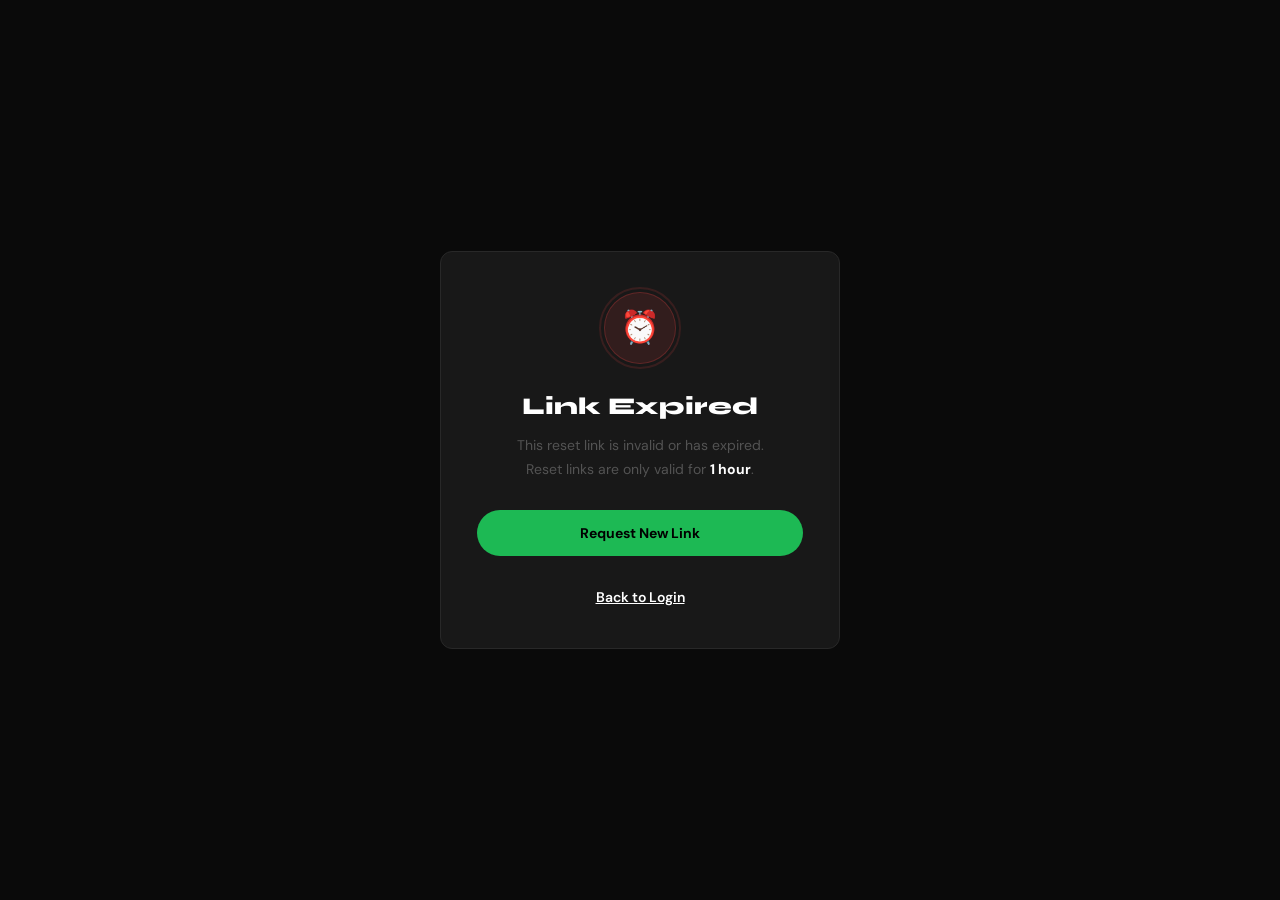
<file: frontend/reset-password.html>
<!DOCTYPE html>
<html lang="en">
<head>
  <meta charset="UTF-8" />
  <meta name="viewport" content="width=device-width, initial-scale=1.0" />
  <title>Reset Password — ListenMe</title>
  <link rel="stylesheet" href="shared.css" />
  <style>
    .icon-wrap {
      width: 72px; height: 72px; border-radius: 50%;
      display: flex; align-items: center; justify-content: center;
      font-size: 32px; margin: 0 auto 24px; position: relative;
      animation: iconPop 0.5s 0.2s cubic-bezier(0.16,1,0.3,1) both;
    }
    @keyframes iconPop {
      from { opacity:0; transform:scale(0.5); }
      to   { opacity:1; transform:scale(1);   }
    }
    .icon-primary { background:rgba(124,58,237,0.12); border:1px solid rgba(124,58,237,0.25); }
    .icon-success { background:rgba(34,197,94,0.12);  border:1px solid rgba(34,197,94,0.25);  }
    .icon-danger  { background:rgba(239,68,68,0.12);  border:1px solid rgba(239,68,68,0.25);  }

    .icon-wrap::after {
      content:''; position:absolute; inset:-6px; border-radius:50%;
      border:2px solid rgba(124,58,237,0.15);
      animation:pulseRing 2s ease-out infinite;
    }
    @keyframes pulseRing {
      0%   { transform:scale(1);   opacity:1; }
      100% { transform:scale(1.3); opacity:0; }
    }
    .icon-success::after { border-color: rgba(34,197,94,0.15); }
    .icon-danger::after  { border-color: rgba(239,68,68,0.15);  animation:none; }

    .center-title {
      font-family:var(--font-display);
      font-size:24px; font-weight:800;
      margin-bottom:8px; text-align:center;
    }
    .center-sub { color:var(--muted); font-size:14px; text-align:center; margin-bottom:28px; line-height:1.7; }

    .loading-text {
      text-align:center; padding:40px 0; color:var(--muted);
      animation: fadeInUp 0.4s ease both;
    }
    .dots { display:inline-flex; gap:5px; vertical-align:middle; }
    .dots span {
      width:6px; height:6px; border-radius:50%;
      background:var(--primary); display:inline-block;
      animation:dotBounce 1.2s ease-in-out infinite;
    }
    .dots span:nth-child(2) { animation-delay:0.2s; }
    .dots span:nth-child(3) { animation-delay:0.4s; }
    @keyframes dotBounce {
      0%,80%,100% { transform:scale(0.7); opacity:0.4; }
      40%          { transform:scale(1.2); opacity:1;   }
    }
  </style>
</head>
<body>
<div class="auth-wrapper">
  <div class="auth-card">

    <!-- Loading -->
    <div class="step active" id="stepLoading">
      <div class="loading-text">
        Verifying your link
        <div class="dots">
          <span></span><span></span><span></span>
        </div>
      </div>
    </div>

    <!-- Expired -->
    <div class="step" id="stepExpired">
      <div class="icon-wrap icon-danger">⏰</div>
      <div class="center-title">Link Expired</div>
      <p class="center-sub">
        This reset link is invalid or has expired.<br/>
        Reset links are only valid for <strong style="color:var(--text)">1 hour</strong>.
      </p>
      <a href="forgot-password.html" class="btn btn-primary" style="text-decoration:none;margin-bottom:12px;">
        Request New Link
      </a>
      <div class="link-row"><a href="login.html">Back to Login</a></div>
    </div>

    <!-- Reset Form -->
    <div class="step" id="stepForm">
      <div class="icon-wrap icon-primary">🔐</div>
      <div class="auth-logo" style="text-align:center;">New <span>Password</span></div>
      <p class="auth-subtitle" style="text-align:center;">Choose a strong password for your account.</p>

      <div class="alert alert-error" id="formErr"></div>

      <div class="form-group">
        <label>New Password</label>
        <div class="password-wrap">
          <input type="password" id="password" placeholder="Min. 6 characters"
                 oninput="checkStrength(this.value)" />
          <span class="toggle-pw" onclick="togglePw('password',this)">👁</span>
        </div>
        <div class="strength-bar"><div class="strength-fill" id="strengthFill"></div></div>
        <div class="strength-label" id="strengthLabel"></div>
      </div>

      <div class="form-group">
        <label>Confirm Password</label>
        <div class="password-wrap">
          <input type="password" id="confirmPassword" placeholder="Repeat your password" />
          <span class="toggle-pw" onclick="togglePw('confirmPassword',this)">👁</span>
        </div>
      </div>

      <button class="btn btn-primary" id="resetBtn" onclick="doReset()">
        <span id="resetText">Set New Password</span>
        <div class="spinner" id="resetSpinner"></div>
      </button>
    </div>

    <!-- Success -->
    <div class="step" id="stepSuccess">
      <div class="icon-wrap icon-success">✅</div>
      <div class="center-title">Password Updated!</div>
      <p class="center-sub">
        Your password has been reset successfully.<br/>
        You can now sign in with your new password.
      </p>
      <a href="login.html" class="btn btn-primary" style="text-decoration:none;">
        Go to Login →
      </a>
    </div>

  </div>
</div>
<script src="config.js"></script>
<script>
  if (localStorage.getItem('token')) window.location.href = 'play.html';

  const urlParams  = new URLSearchParams(window.location.search);
  const resetToken = urlParams.get('token');

  function showStep(id) {
    document.querySelectorAll('.step').forEach(s => s.classList.remove('active'));
    document.getElementById(id).classList.add('active');
  }

  async function verifyToken() {
    if (!resetToken) { showStep('stepExpired'); return; }
    try {
      const data = await api.post('/auth/verify-reset-token', { token: resetToken }, false);
      showStep(data.valid ? 'stepForm' : 'stepExpired');
    } catch (e) {
      showStep('stepExpired');
    }
  }

  function togglePw(id, icon) {
    const input = document.getElementById(id);
    input.type  = input.type === 'password' ? 'text' : 'password';
    icon.textContent = input.type === 'password' ? '👁' : '🙈';
  }

  function checkStrength(pw) {
    const fill  = document.getElementById('strengthFill');
    const label = document.getElementById('strengthLabel');
    let score   = 0;
    if (pw.length >= 6)         score++;
    if (pw.length >= 10)        score++;
    if (/[A-Z]/.test(pw))       score++;
    if (/[0-9]/.test(pw))       score++;
    if (/[^A-Za-z0-9]/.test(pw)) score++;
    const levels = [
      { pct:'0%',   color:'',          label:'' },
      { pct:'25%',  color:'#ef4444',   label:'Weak' },
      { pct:'50%',  color:'#f97316',   label:'Fair' },
      { pct:'75%',  color:'#eab308',   label:'Good' },
      { pct:'90%',  color:'#22c55e',   label:'Strong' },
      { pct:'100%', color:'#16a34a',   label:'Very strong' },
    ];
    const lvl = levels[Math.min(score, 5)];
    fill.style.width      = lvl.pct;
    fill.style.background = lvl.color;
    label.textContent     = lvl.label;
    label.style.color     = lvl.color;
  }

  function setLoading(on) {
    document.getElementById('resetText').style.display    = on ? 'none' : 'inline';
    document.getElementById('resetSpinner').style.display = on ? 'block' : 'none';
    document.getElementById('resetBtn').disabled          = on;
  }

  async function doReset() {
    document.getElementById('formErr').style.display = 'none';
    const password = document.getElementById('password').value;
    const confirm  = document.getElementById('confirmPassword').value;

    const err = document.getElementById('formErr');
    const showErr = (msg) => { err.textContent = msg; err.style.display = 'block'; };

    if (!password)             return showErr('Please enter a new password.');
    if (password.length < 6)   return showErr('Password must be at least 6 characters.');
    if (password !== confirm)  return showErr('Passwords do not match.');

    setLoading(true);
    try {
      await api.post('/auth/reset-password', { token: resetToken, password }, false);
      showStep('stepSuccess');
    } catch (e) {
      showErr(e.error || 'Failed to reset password. Please try again.');
    } finally {
      setLoading(false);
    }
  }

  verifyToken();
</script>
</body>
</html>
</file>
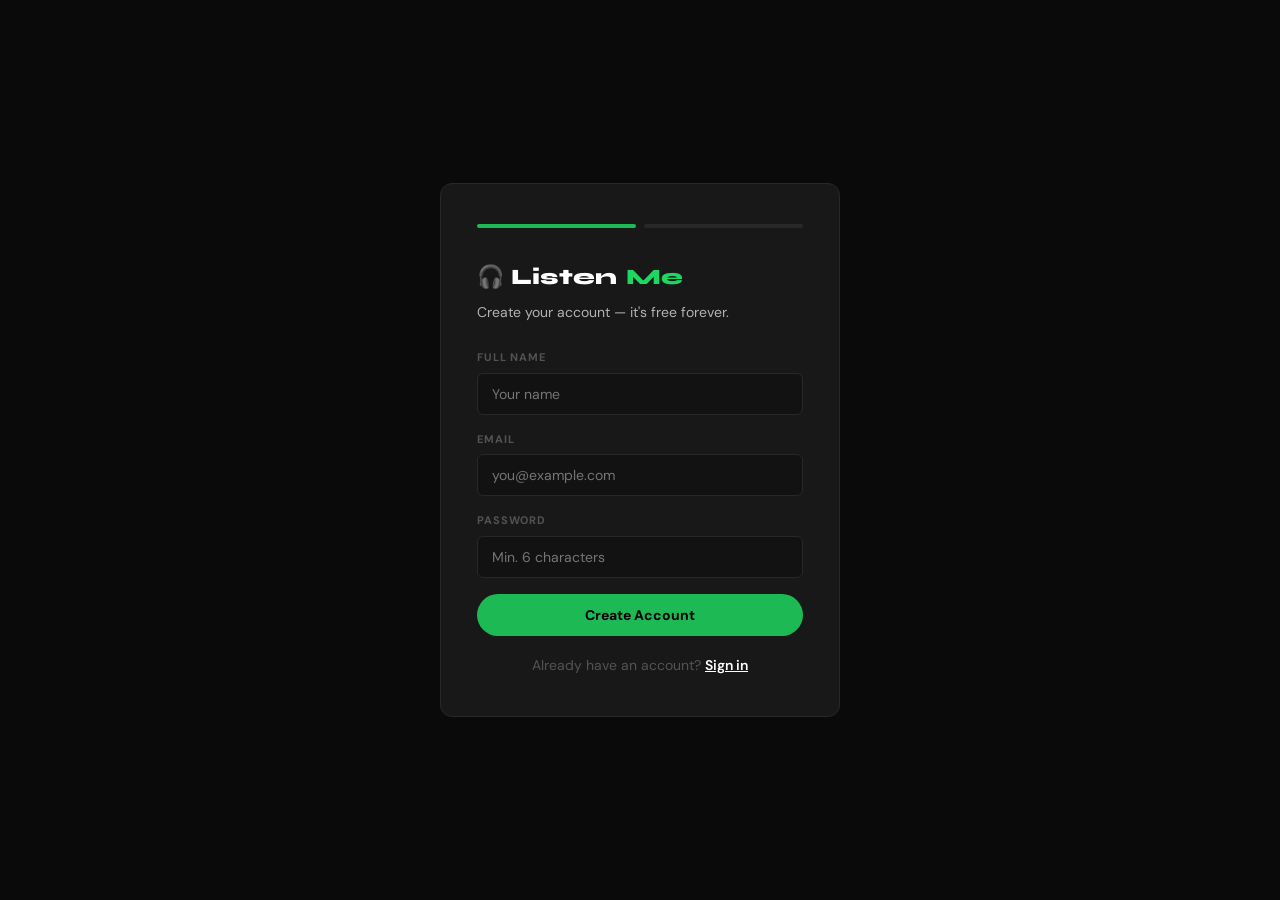
<file: frontend/signup.html>
<!DOCTYPE html>
<html lang="en">
<head>
  <meta charset="UTF-8" />
  <meta name="viewport" content="width=device-width, initial-scale=1.0" />
  <title>Sign Up — ListenMe</title>
  <link rel="stylesheet" href="shared.css" />
  <style>
    .step { display: none; }
    .step.active { display: block; }

    .back-btn {
      background: none; border: none; color: var(--muted);
      cursor: pointer; font-size: 13px; margin-bottom: 24px;
      display: flex; align-items: center; gap: 6px;
      font-family: var(--font-body);
    }
    .back-btn:hover { color: var(--text); }

    .step-indicator {
      display: flex; gap: 8px; margin-bottom: 32px;
    }
    .dot {
      height: 4px; border-radius: 4px; background: var(--border);
      flex: 1; transition: background 0.3s;
    }
    .dot.active { background: var(--primary); }

    .otp-hint {
      text-align: center; font-size: 13px; color: var(--muted); margin-top: 12px;
    }
    .otp-hint a { color: var(--accent); cursor: pointer; }

    .resend-timer { font-size: 13px; color: var(--muted); text-align: center; margin-top: 8px; }
  </style>
</head>
<body>
<div class="auth-wrapper">
  <div class="auth-card">

    <div class="step-indicator">
      <div class="dot active" id="dot1"></div>
      <div class="dot" id="dot2"></div>
    </div>

    <!-- STEP 1: Register -->
    <div class="step active" id="step1">
      <div class="auth-logo">🎧 Listen<span>Me</span></div>
      <p class="auth-subtitle">Create your account — it's free forever.</p>

      <div class="alert alert-error" id="err1"></div>

      <div class="form-group">
        <label>Full Name</label>
        <input type="text" id="name" placeholder="Your name" />
      </div>
      <div class="form-group">
        <label>Email</label>
        <input type="email" id="email" placeholder="you@example.com" />
      </div>
      <div class="form-group">
        <label>Password</label>
        <input type="password" id="password" placeholder="Min. 6 characters" />
      </div>

      <button class="btn btn-primary" id="signupBtn" onclick="doSignup()">
        <span id="signupText">Create Account</span>
        <div class="spinner" id="signupSpinner"></div>
      </button>

      <div class="link-row">Already have an account? <a href="login.html">Sign in</a></div>
    </div>

    <!-- STEP 2: Verify OTP -->
    <div class="step" id="step2">
      <button class="back-btn" onclick="goBack()">← Back</button>
      <div class="auth-logo">Check your <span>inbox</span></div>
      <p class="auth-subtitle">We sent a 6-digit code to <strong id="sentTo"></strong></p>

      <div class="alert alert-error" id="err2"></div>
      <div class="alert alert-success" id="suc2"></div>

      <div class="otp-group">
        <input class="otp-digit" type="text" maxlength="1" oninput="otpInput(this, 0)" onkeydown="otpKey(event, 0)" />
        <input class="otp-digit" type="text" maxlength="1" oninput="otpInput(this, 1)" onkeydown="otpKey(event, 1)" />
        <input class="otp-digit" type="text" maxlength="1" oninput="otpInput(this, 2)" onkeydown="otpKey(event, 2)" />
        <input class="otp-digit" type="text" maxlength="1" oninput="otpInput(this, 3)" onkeydown="otpKey(event, 3)" />
        <input class="otp-digit" type="text" maxlength="1" oninput="otpInput(this, 4)" onkeydown="otpKey(event, 4)" />
        <input class="otp-digit" type="text" maxlength="1" oninput="otpInput(this, 5)" onkeydown="otpKey(event, 5)" />
      </div>

      <button class="btn btn-primary" id="verifyBtn" onclick="doVerify()">
        <span id="verifyText">Verify & Continue</span>
        <div class="spinner" id="verifySpinner"></div>
      </button>

      <div class="resend-timer" id="resendTimer">Resend in <span id="timer">60</span>s</div>
      <div class="otp-hint" id="resendLink" style="display:none;">
        Didn't receive it? <a onclick="resendOTP()">Resend code</a>
      </div>
    </div>

  </div>
</div>

<script src="config.js"></script>
<script>
  if (localStorage.getItem('token')) window.location.href = 'play.html';

  const otpDigits = document.querySelectorAll('.otp-digit');

  function otpInput(el, idx) {
    if (el.value && idx < 5) otpDigits[idx + 1].focus();
    if (getOTP().length === 6) doVerify();
  }

  function otpKey(e, idx) {
    if (e.key === 'Backspace' && !otpDigits[idx].value && idx > 0)
      otpDigits[idx - 1].focus();
  }

  function getOTP() {
    return [...otpDigits].map(d => d.value).join('');
  }

  function showErr(id, msg) {
    const el = document.getElementById(id);
    el.textContent = msg;
    el.style.display = 'block';
  }
  function hideErr(id) { document.getElementById(id).style.display = 'none'; }

  function setLoading(textId, spinnerId, btnId, loading) {
    document.getElementById(textId).style.display = loading ? 'none' : 'inline';
    document.getElementById(spinnerId).style.display = loading ? 'block' : 'none';
    document.getElementById(btnId).disabled = loading;
  }

  async function doSignup() {
    hideErr('err1');
    const name     = document.getElementById('name').value.trim();
    const email    = document.getElementById('email').value.trim();
    const password = document.getElementById('password').value;

    if (!name || !email || !password) return showErr('err1', 'All fields are required.');
    if (password.length < 6) return showErr('err1', 'Password must be at least 6 characters.');

    setLoading('signupText', 'signupSpinner', 'signupBtn', true);
    try {
      await api.post('/auth/signup', { name, email, password }, false);
      document.getElementById('sentTo').textContent = email;
      document.getElementById('dot2').classList.add('active');
      document.getElementById('step1').classList.remove('active');
      document.getElementById('step2').classList.add('active');
      otpDigits[0].focus();
      startTimer();
    } catch (e) {
      showErr('err1', e.error || 'Signup failed.');
    } finally {
      setLoading('signupText', 'signupSpinner', 'signupBtn', false);
    }
  }

  async function doVerify() {
    hideErr('err2');
    const code = getOTP();
    if (code.length !== 6) return;

    const email = document.getElementById('email').value.trim();
    setLoading('verifyText', 'verifySpinner', 'verifyBtn', true);
    try {
      const data = await api.post('/auth/verify-email', { email, code }, false);
      localStorage.setItem('token', data.token);
      localStorage.setItem('user', JSON.stringify(data.user));
      window.location.href = 'play.html';
    } catch (e) {
      showErr('err2', e.error || 'Invalid code.');
      otpDigits.forEach(d => d.value = '');
      otpDigits[0].focus();
    } finally {
      setLoading('verifyText', 'verifySpinner', 'verifyBtn', false);
    }
  }

  let timerInterval;
  function startTimer() {
    let t = 60;
    document.getElementById('resendTimer').style.display = 'block';
    document.getElementById('resendLink').style.display = 'none';
    timerInterval = setInterval(() => {
      document.getElementById('timer').textContent = --t;
      if (t <= 0) {
        clearInterval(timerInterval);
        document.getElementById('resendTimer').style.display = 'none';
        document.getElementById('resendLink').style.display = 'block';
      }
    }, 1000);
  }

  async function resendOTP() {
    const email = document.getElementById('email').value.trim();
    const password = document.getElementById('password').value;
    try {
      await api.post('/auth/signup', {
        name: document.getElementById('name').value.trim(),
        email, password
      }, false);
      otpDigits.forEach(d => d.value = '');
      otpDigits[0].focus();
      const s = document.getElementById('suc2');
      s.textContent = 'New code sent!'; s.style.display = 'block';
      setTimeout(() => s.style.display = 'none', 3000);
      startTimer();
    } catch(e) { showErr('err2', e.error || 'Failed to resend.'); }
  }

  function goBack() {
    document.getElementById('step2').classList.remove('active');
    document.getElementById('step1').classList.add('active');
    document.getElementById('dot2').classList.remove('active');
    clearInterval(timerInterval);
  }
</script>
</body>
</html>
</file>
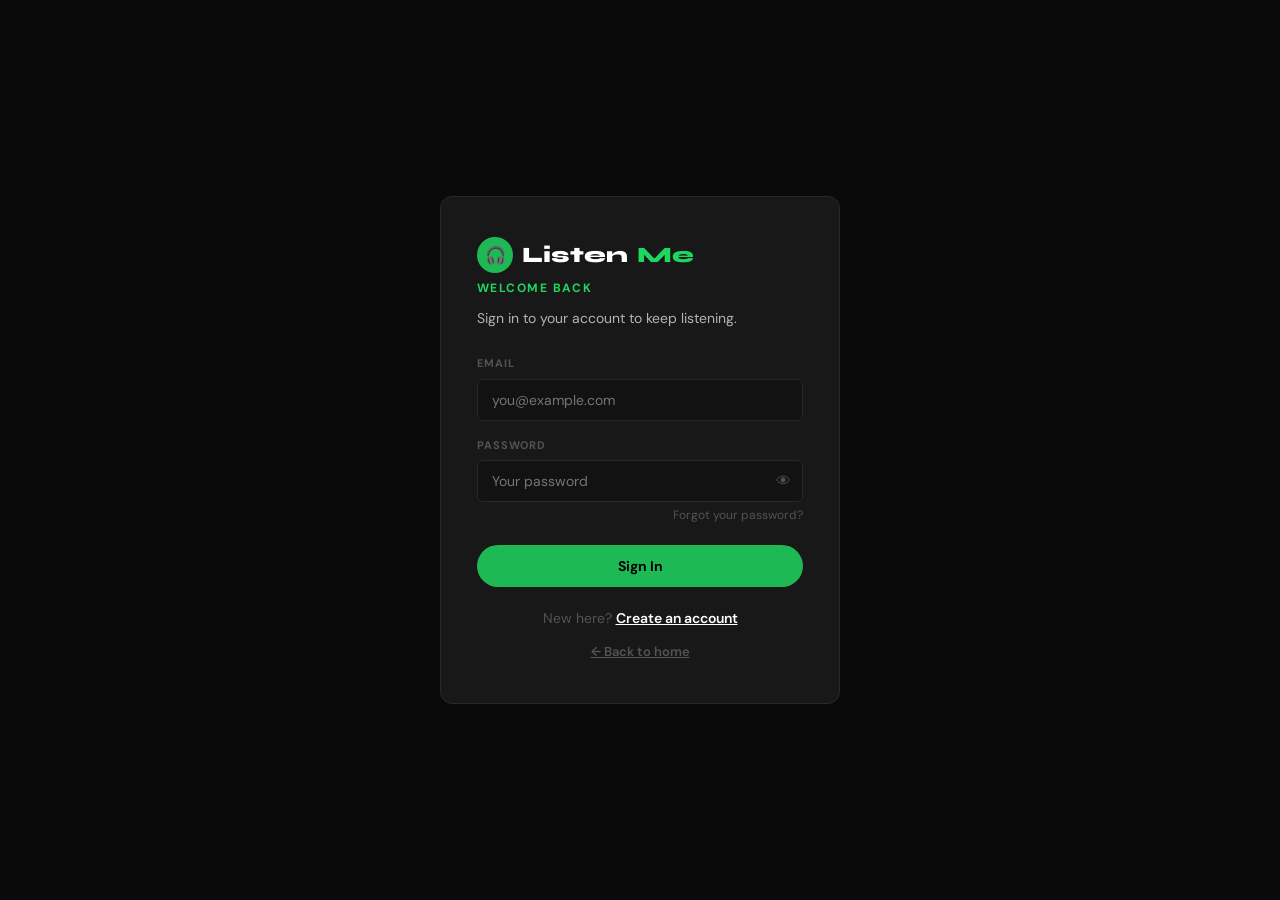
<file: frontend/upload.html>
<!DOCTYPE html>
<html lang="en">
<head>
  <meta charset="UTF-8" />
  <meta name="viewport" content="width=device-width, initial-scale=1.0" />
  <title>Upload Music — ListenMe</title>
  <link rel="stylesheet" href="shared.css" />
  <style>
    .upload-wrap { display:grid; grid-template-columns:1fr 1fr; gap:28px; align-items:start; }
    @media(max-width:768px){ .upload-wrap{grid-template-columns:1fr;} }

    .access-denied { text-align:center; padding:100px 20px; }
    .access-denied .ad-icon { font-size:64px; margin-bottom:20px; }
    .access-denied h2 { font-size:26px; margin-bottom:8px; }
    .access-denied p { color:var(--text-2); margin-bottom:24px; }

    .drop-zone {
      border:2px dashed var(--border); border-radius:var(--radius);
      padding:50px 28px; text-align:center; cursor:pointer;
      transition:all .25s; background:var(--card); position:relative; overflow:hidden;
    }
    .drop-zone:hover,.drop-zone.dragover { border-color:var(--green); background:rgba(29,185,84,.06); }
    .drop-zone input[type=file] {
      position:absolute; inset:0; opacity:0; cursor:pointer; width:100%; height:100%; z-index:5;
    }
    .dz-icon { font-size:40px; margin-bottom:14px; pointer-events:none; }
    .dz-main { font-size:15px; font-weight:700; margin-bottom:4px; pointer-events:none; }
    .dz-sub  { font-size:13px; color:var(--text-2); pointer-events:none; }

    .file-preview {
      display:none; margin-top:12px; padding:12px 14px;
      background:var(--elevated); border-radius:var(--radius-sm); text-align:left;
    }
    .fp-name { font-weight:600; font-size:13px; word-break:break-all; }
    .fp-size { font-size:12px; color:var(--text-2); margin-top:2px; }

    .prog-wrap { display:none; margin-top:12px; height:4px; background:var(--border); border-radius:50px; overflow:hidden; }
    .prog-fill { height:100%; background:var(--green); border-radius:50px; width:0%; transition:width .3s; }
    .prog-label { display:none; font-size:12px; color:var(--text-2); margin-top:6px; }

    .meta-card { background:var(--card); border:1px solid var(--border); border-radius:var(--radius); padding:24px; }

    /* ═══ COVER ZONE — label wraps the whole box so clicking anywhere triggers file input ═══ */
    .cover-label {
      display:block; cursor:pointer;
      border:2px dashed var(--border); border-radius:var(--radius-sm);
      height:200px; position:relative; overflow:hidden;
      background:var(--surface); transition:border-color .2s; margin-bottom:8px;
    }
    .cover-label:hover { border-color:var(--green); }

    /* Real file input is HIDDEN — label click triggers it automatically */
    #coverFile { display:none; }

    .cover-preview {
      position:absolute; inset:0; width:100%; height:100%;
      object-fit:cover; display:none;
    }
    .cover-placeholder {
      position:absolute; inset:0;
      display:flex; flex-direction:column; align-items:center; justify-content:center; gap:8px;
    }
    .cover-placeholder-icon { font-size:36px; }
    .cover-placeholder-text { font-size:13px; color:var(--text-2); }
    .cover-change-ov {
      position:absolute; inset:0; background:rgba(0,0,0,.55);
      display:none; align-items:center; justify-content:center;
      font-size:13px; color:#fff; gap:6px;
    }
    .has-cover .cover-change-ov { display:none; }
    .cover-label:hover .cover-change-ov { display:flex !important; }

    /* Catalog */
    .catalog { margin-top:48px; }
    .cat-hdr { display:flex; align-items:center; justify-content:space-between; margin-bottom:20px; }
    .cat-title { font-size:20px; font-weight:800; }
    .song-table { width:100%; border-collapse:collapse; }
    .song-table th {
      text-align:left; font-size:11px; font-weight:700; text-transform:uppercase;
      letter-spacing:.08em; color:var(--text-2); padding:0 12px 12px;
      border-bottom:1px solid var(--border);
    }
    .song-table td { padding:10px 12px; vertical-align:middle; }
    .song-table tr:hover td { background:var(--card-hover); }
    .st-info { display:flex; align-items:center; gap:12px; }
    .st-thumb {
      width:44px; height:44px; border-radius:6px; flex-shrink:0;
      background:var(--elevated); display:flex; align-items:center;
      justify-content:center; font-size:20px; overflow:hidden;
    }
    .st-thumb img { width:100%; height:100%; object-fit:cover; }
    .st-title  { font-weight:700; font-size:14px; }
    .st-artist { font-size:12px; color:var(--text-2); }
    .genre-badge {
      display:inline-block; padding:3px 9px; border-radius:500px;
      background:var(--elevated); font-size:11px; color:var(--text-2); font-weight:600;
    }
    .empty-state { text-align:center; padding:60px 20px; color:var(--text-2); }
  </style>
</head>
<body>

<nav class="navbar">
  <a href="play.html" class="logo">
    <div class="logo-icon">
      <svg viewBox="0 0 24 24" width="20" height="20" fill="none">
        <circle cx="12" cy="12" r="12" fill="#1db954"/>
        <path d="M6.5 8.8c3.2-1 6.8-.8 9.5.9" stroke="#000" stroke-width="1.8" stroke-linecap="round"/>
        <path d="M7 11.8c2.8-.8 5.6-.6 7.8.7" stroke="#000" stroke-width="1.6" stroke-linecap="round"/>
        <path d="M7.5 14.6c2.1-.6 4.2-.4 5.8.5" stroke="#000" stroke-width="1.4" stroke-linecap="round"/>
      </svg>
    </div>
    Listen<span>Me</span>
  </a>
  <div class="nav-links">
    <a href="play.html">Discover</a>
    <a href="upload.html" class="active">Upload</a>
  </div>
  <button class="btn-logout" onclick="doLogout()">Log out</button>
</nav>

<div class="page-container" id="accessDenied" style="display:none;">
  <div class="access-denied">
    <div class="ad-icon">🔒</div>
    <h2>Admin Only</h2>
    <p>Only admins can upload music.</p>
    <a href="play.html" class="btn btn-primary" style="max-width:200px;">Go to Library</a>
  </div>
</div>

<div class="page-container" id="pageBody" style="display:none;">
  <a href="play.html" class="back-link">← Back to Library</a>
  <div class="page-title">Upload <span>Music</span></div>
  <p class="page-desc">Add songs to the ListenMe library.</p>

  <div class="upload-wrap">
    <!-- Audio drop zone -->
    <div>
      <div class="drop-zone" id="audioZone">
        <input type="file" id="audioFile" accept=".mp3,.wav,.ogg,.flac,.m4a,.aac" onchange="audioSelected(this)" />
        <div class="dz-icon">🎵</div>
        <div class="dz-main">Drop audio file here</div>
        <div class="dz-sub">MP3 · WAV · OGG · FLAC · M4A · AAC</div>
      </div>
      <div class="file-preview" id="filePreview">
        <div class="fp-name" id="fileName"></div>
        <div class="fp-size" id="fileSize"></div>
      </div>
      <div class="prog-wrap" id="progWrap"><div class="prog-fill" id="progFill"></div></div>
      <div class="prog-label" id="progLabel"></div>
      <div id="upErr" class="alert alert-error"   style="margin-top:12px;"></div>
      <div id="upSuc" class="alert alert-success" style="margin-top:12px;"></div>
      <button class="btn btn-primary" id="upBtn" onclick="doUpload()" style="margin-top:16px;" disabled>
        <span id="upBtnText">Upload Song</span>
        <span class="spinner" id="upSpinner"></span>
      </button>
    </div>

    <!-- Metadata -->
    <div class="meta-card">
      <div style="margin-bottom:20px;">
        <label>Cover Art / Thumbnail</label>

        <!-- FIXED: label wraps entire box. Clicking anywhere opens file dialog. -->
        <label class="cover-label" id="coverLabel">
          <!-- Input hidden, triggered by parent label -->
          <input type="file" id="coverFile" accept="image/jpeg,image/png,image/webp,image/gif" onchange="coverSelected(this)" />

          <!-- Preview fills box after selection -->
          <img class="cover-preview" id="coverPreview" alt="Cover preview" />

          <!-- Placeholder before selection -->
          <div class="cover-placeholder" id="coverPlaceholder">
            <span class="cover-placeholder-icon">🖼️</span>
            <span class="cover-placeholder-text">Click to upload cover art</span>
            <span style="font-size:11px;color:var(--muted);">JPG · PNG · WEBP</span>
          </div>

          <!-- Hover overlay after selection -->
          <div class="cover-change-ov" id="coverChangeOv">✏️ Change cover</div>
        </label>
        <div id="coverName" style="font-size:11px;color:var(--text-2);margin-top:4px;"></div>
      </div>

      <div class="form-group">
        <label>Song Title *</label>
        <input type="text" id="title" placeholder="e.g. Blinding Lights" oninput="checkReady()" />
      </div>
      <div class="form-group">
        <label>Artist *</label>
        <input type="text" id="artist" placeholder="e.g. The Weeknd" oninput="checkReady()" />
      </div>
      <div class="form-group">
        <label>Album</label>
        <input type="text" id="album" placeholder="Optional" />
      </div>
      <div class="form-group">
        <label>Genre</label>
        <select id="genre">
          <option value="">— Select genre —</option>
          <option>Pop</option><option>Hip-Hop</option><option>R&amp;B</option>
          <option>Rock</option><option>Electronic</option><option>Jazz</option>
          <option>Classical</option><option>Indie</option><option>Other</option>
        </select>
      </div>
    </div>
  </div>

  <!-- Catalog -->
  <div class="catalog">
    <div class="cat-hdr">
      <div class="cat-title">All Songs</div>
      <span id="songCount" style="font-size:13px;color:var(--text-2);"></span>
    </div>
    <div id="catalogBody"><div class="empty-state">Loading…</div></div>
  </div>
</div>

<script>
const API   = window.API_BASE || '/api';
const token = localStorage.getItem('token');
const user  = JSON.parse(localStorage.getItem('user') || '{}');

if (!token) location.href = 'login.html';
else if (!user.is_admin) document.getElementById('accessDenied').style.display = 'block';
else { document.getElementById('pageBody').style.display = 'block'; loadCatalog(); }

function apiCall(method, path, body, isForm) {
  return fetch(API + path, {
    method,
    headers: isForm ? { Authorization:`Bearer ${token}` }
                    : { 'Content-Type':'application/json', Authorization:`Bearer ${token}` },
    body: isForm ? body : (body ? JSON.stringify(body) : undefined)
  }).then(async r => { const j=await r.json(); if(!r.ok) throw new Error(j.error||'Failed'); return j; });
}

function doLogout() { localStorage.clear(); location.href='login.html'; }

function showAlert(id, msg, show=true) {
  const el=document.getElementById(id); el.textContent=msg; el.style.display=show?'block':'none';
}

function fmtBytes(b) {
  if(!b) return '—';
  return b<1048576 ? (b/1024).toFixed(1)+' KB' : (b/1048576).toFixed(1)+' MB';
}

function esc(s) {
  return String(s||'').replace(/&/g,'&amp;').replace(/</g,'&lt;').replace(/>/g,'&gt;').replace(/"/g,'&quot;');
}

function checkReady() {
  const a=!!document.getElementById('audioFile').files[0];
  const t=!!document.getElementById('title').value.trim();
  const r=!!document.getElementById('artist').value.trim();
  document.getElementById('upBtn').disabled=!(a&&t&&r);
}

function audioSelected(input) {
  const f=input.files[0]; if(!f) return;
  document.getElementById('fileName').textContent=f.name;
  document.getElementById('fileSize').textContent=fmtBytes(f.size);
  document.getElementById('filePreview').style.display='block';
  const t=document.getElementById('title');
  if(!t.value) t.value=f.name.replace(/\.[^.]+$/,'').replace(/[-_]/g,' ');
  checkReady();
}

function coverSelected(input) {
  const f=input.files[0]; if(!f) return;
  const r=new FileReader();
  r.onload=e=>{
    const img=document.getElementById('coverPreview');
    img.src=e.target.result;
    img.style.display='block';
    document.getElementById('coverPlaceholder').style.display='none';
    document.getElementById('coverLabel').classList.add('has-cover');
    document.getElementById('coverName').textContent='✓ '+f.name;
  };
  r.readAsDataURL(f);
}

// Drag & drop on audio zone
const zone=document.getElementById('audioZone');
zone.addEventListener('dragover', e=>{ e.preventDefault(); zone.classList.add('dragover'); });
zone.addEventListener('dragleave',()=>zone.classList.remove('dragover'));
zone.addEventListener('drop', e=>{
  e.preventDefault(); zone.classList.remove('dragover');
  const f=e.dataTransfer.files[0]; if(!f) return;
  const dt=new DataTransfer(); dt.items.add(f);
  document.getElementById('audioFile').files=dt.files;
  audioSelected(document.getElementById('audioFile'));
});

async function doUpload() {
  showAlert('upErr','',false); showAlert('upSuc','',false);
  const audioFile=document.getElementById('audioFile').files[0];
  const coverFile=document.getElementById('coverFile').files[0];
  const title=document.getElementById('title').value.trim();
  const artist=document.getElementById('artist').value.trim();
  const album=document.getElementById('album').value.trim();
  const genre=document.getElementById('genre').value;

  if(!audioFile) return showAlert('upErr','Please select an audio file.');
  if(!title)     return showAlert('upErr','Song title is required.');
  if(!artist)    return showAlert('upErr','Artist name is required.');

  const fd=new FormData();
  fd.append('audio',audioFile);
  fd.append('title',title);
  fd.append('artist',artist);
  if(album) fd.append('album',album);
  if(genre) fd.append('genre',genre);
  if(coverFile) fd.append('cover',coverFile);  // thumbnail sent to backend

  document.getElementById('progWrap').style.display='block';
  document.getElementById('progLabel').style.display='block';
  document.getElementById('upBtnText').style.display='none';
  document.getElementById('upSpinner').style.display='block';
  document.getElementById('upBtn').disabled=true;

  let pct=0;
  const timer=setInterval(()=>{
    pct=Math.min(pct+Math.random()*8,88);
    document.getElementById('progFill').style.width=pct+'%';
    document.getElementById('progLabel').textContent=`Uploading… ${Math.round(pct)}%`;
  },200);

  try {
    await apiCall('POST','/songs/upload',fd,true);
    clearInterval(timer);
    document.getElementById('progFill').style.width='100%';
    document.getElementById('progLabel').textContent='Upload complete!';
    showAlert('upSuc',`✅ "${title}" uploaded successfully!`);
    setTimeout(()=>{
      ['audioFile','coverFile','title','artist','album'].forEach(id=>{ const el=document.getElementById(id); if(el) el.value=''; });
      document.getElementById('genre').value='';
      document.getElementById('filePreview').style.display='none';
      document.getElementById('progWrap').style.display='none';
      document.getElementById('progLabel').style.display='none';
      document.getElementById('coverPreview').style.display='none';
      document.getElementById('coverPreview').src='';
      document.getElementById('coverPlaceholder').style.display='flex';
      document.getElementById('coverLabel').classList.remove('has-cover');
      document.getElementById('coverName').textContent='';
      document.getElementById('upBtnText').style.display='inline';
      document.getElementById('upSpinner').style.display='none';
      document.getElementById('upBtn').disabled=true;
      loadCatalog();
    },1500);
  } catch(err) {
    clearInterval(timer);
    showAlert('upErr',err.message);
    document.getElementById('upBtnText').style.display='inline';
    document.getElementById('upSpinner').style.display='none';
    document.getElementById('upBtn').disabled=false;
  }
}

async function loadCatalog() {
  try {
    const {songs}=await apiCall('GET','/songs/my');
    document.getElementById('songCount').textContent=`${songs.length} songs`;
    if(!songs.length){
      document.getElementById('catalogBody').innerHTML='<div class="empty-state">No songs yet.</div>';
      return;
    }
    document.getElementById('catalogBody').innerHTML=`
      <table class="song-table">
        <thead><tr><th>#</th><th>Song</th><th>Genre</th><th>Size</th><th>Plays</th><th></th></tr></thead>
        <tbody>${songs.map((s,i)=>`
          <tr>
            <td style="color:var(--text-2);font-size:12px;">${i+1}</td>
            <td>
              <div class="st-info">
                <div class="st-thumb">${s.cover_url?`<img src="${esc(s.cover_url)}" loading="lazy"/>`:'🎵'}</div>
                <div><div class="st-title">${esc(s.title)}</div><div class="st-artist">${esc(s.artist)}</div></div>
              </div>
            </td>
            <td>${s.genre?`<span class="genre-badge">${esc(s.genre)}</span>`:'—'}</td>
            <td style="color:var(--text-2);font-size:12px;">${fmtBytes(s.file_size)}</td>
            <td style="color:var(--text-2);font-size:12px;">${s.play_count||0}</td>
            <td><button class="btn btn-danger btn-sm" onclick="deleteSong(${s.id},'${esc(s.title)}')">Delete</button></td>
          </tr>`).join('')}
        </tbody>
      </table>`;
  } catch(e) {
    document.getElementById('catalogBody').innerHTML=`<div class="empty-state">Failed: ${e.message}</div>`;
  }
}

async function deleteSong(id,title) {
  if(!confirm(`Delete "${title}"?`)) return;
  try { await apiCall('DELETE',`/songs/${id}`); loadCatalog(); }
  catch(e) { alert('Delete failed: '+e.message); }
}
</script>
</body>
</html>
</file>
<file: frontend/shared.css>
/* ═══════════════════════════════════════════════════════════
   ListenMe — Spotify-Inspired Design System
   ═══════════════════════════════════════════════════════════ */
@import url('https://fonts.googleapis.com/css2?family=Syne:wght@700;800;900&family=DM+Sans:wght@300;400;500;600;700&display=swap');

*, *::before, *::after { box-sizing: border-box; margin: 0; padding: 0; }

:root {
  --bg:           #0a0a0a;
  --surface:      #121212;
  --card:         #181818;
  --card-hover:   #282828;
  --border:       #282828;
  --border-hover: #404040;

  --primary:      #1db954;
  --primary-dark: #169943;
  --primary-glow: rgba(29,185,84,0.20);
  --accent:       #1ed760;
  --accent-soft:  #a7f3c4;

  --text:    #ffffff;
  --text-2:  #b3b3b3;
  --muted:   #535353;

  --danger:  #f15e6c;
  --success: #1db954;

  --font-display: 'Syne', sans-serif;
  --font-body:    'DM Sans', sans-serif;
  --radius:    8px;
  --radius-sm: 6px;
}

html, body {
  min-height: 100vh;
  background: var(--bg);
  color: var(--text);
  font-family: var(--font-body);
  font-size: 15px; line-height: 1.6;
  -webkit-font-smoothing: antialiased;
}

/* ── NAVBAR ── */
.navbar {
  display: flex; align-items: center; justify-content: space-between;
  padding: 0 24px; height: 60px;
  background: rgba(10,10,10,0.98);
  backdrop-filter: blur(18px);
  border-bottom: 1px solid var(--border);
  position: sticky; top: 0; z-index: 200;
}
.navbar .logo {
  font-family: var(--font-display); font-size: 18px; font-weight: 900;
  text-decoration: none; color: var(--text);
  display: flex; align-items: center; gap: 8px;
}
.navbar .logo .logo-icon {
  width: 28px; height: 28px; border-radius: 50%;
  background: var(--primary);
  display: flex; align-items: center; justify-content: center; font-size: 13px;
}
.navbar .logo span { color: var(--accent); }
.nav-links { display: flex; align-items: center; gap: 2px; }
.nav-links a, .nav-links button {
  padding: 6px 14px; border-radius: 4px;
  text-decoration: none; color: var(--text-2); font-weight: 600;
  font-size: 13px; transition: color 0.15s; background: none; border: none;
  cursor: pointer; font-family: var(--font-body);
}
.nav-links a:hover, .nav-links button:hover { color: var(--text); }
.nav-links a.active, .nav-links button.active { color: var(--text); }
.btn-logout {
  padding: 6px 16px; border-radius: 50px;
  background: transparent; border: 1px solid var(--border);
  color: var(--text-2); cursor: pointer;
  font-family: var(--font-body); font-size: 13px; font-weight: 600;
  transition: all 0.2s;
}
.btn-logout:hover { border-color: var(--text-2); color: var(--text); }

/* ── CONTAINERS ── */
.page-container { max-width: 1200px; margin: 0 auto; padding: 32px 24px; }

/* ── AUTH ── */
.auth-wrapper {
  min-height: 100vh; display: flex; align-items: center;
  justify-content: center; padding: 24px; background: var(--bg);
}
.auth-card {
  width: 100%; max-width: 400px; background: var(--card);
  border: 1px solid var(--border); border-radius: 12px; padding: 40px 36px;
  animation: authIn 0.4s cubic-bezier(0.16,1,0.3,1) both;
}
@keyframes authIn { from{opacity:0;transform:translateY(18px)} to{opacity:1;transform:translateY(0)} }

.auth-logo {
  font-family: var(--font-display); font-size: 22px; font-weight: 900;
  margin-bottom: 6px; display: flex; align-items: center; gap: 9px;
}
.auth-logo .logo-icon {
  width: 36px; height: 36px; border-radius: 50%; background: var(--primary);
  display: flex; align-items: center; justify-content: center; font-size: 17px;
}
.auth-logo span { color: var(--accent); }
.auth-subtitle { color: var(--text-2); font-size: 14px; margin-bottom: 26px; }

.step { display: none; }
.step.active { display: block; animation: stepIn 0.3s ease both; }
@keyframes stepIn { from{opacity:0;transform:translateX(10px)} to{opacity:1;transform:translateX(0)} }

.step-indicator { display: flex; gap: 5px; margin-bottom: 24px; }
.dot { height: 3px; border-radius: 3px; background: var(--border); flex: 1; transition: background 0.3s; }
.dot.active { background: var(--primary); }

.form-group { margin-bottom: 16px; }
label {
  display: block; font-size: 11px; font-weight: 700;
  color: var(--muted); margin-bottom: 6px;
  text-transform: uppercase; letter-spacing: 0.08em;
}

input[type=text],input[type=email],input[type=password],
input[type=file],select,textarea {
  width: 100%; padding: 11px 14px;
  background: var(--surface); border: 1px solid var(--border);
  border-radius: var(--radius-sm); color: var(--text);
  font-family: var(--font-body); font-size: 14px; outline: none;
  transition: border-color 0.2s, box-shadow 0.2s;
}
input:focus,select:focus,textarea:focus {
  border-color: var(--primary);
  box-shadow: 0 0 0 2px rgba(29,185,84,0.12);
}
input:hover:not(:focus) { border-color: var(--border-hover); }
select { cursor: pointer; }
select option { background: var(--card); }

.otp-group { display: flex; gap: 8px; justify-content: center; margin: 18px 0; }
.otp-digit {
  width: 50px !important; height: 52px; text-align: center;
  font-size: 20px; font-weight: 800; border-radius: 7px; padding: 0;
  transition: all 0.2s;
}
.otp-digit:focus { transform: translateY(-2px); border-color: var(--primary); box-shadow: 0 4px 16px rgba(29,185,84,0.15); }
.otp-digit.filled { border-color: var(--primary); background: rgba(29,185,84,0.05); }

/* ── BUTTONS ── */
.btn {
  display: inline-flex; align-items: center; justify-content: center; gap: 8px;
  padding: 12px 22px; border-radius: 50px;
  font-family: var(--font-body); font-size: 14px; font-weight: 700;
  cursor: pointer; border: none; transition: all 0.18s; text-decoration: none;
}
.btn-primary { background: var(--primary); color: #000; width: 100%; }
.btn-primary:hover { background: var(--accent); transform: scale(1.02); }
.btn-primary:active { transform: scale(0.98); }
.btn-primary:disabled { opacity: 0.4; cursor: not-allowed; transform: none; }
.btn-secondary { background: var(--card-hover); color: var(--text); border: 1px solid var(--border); }
.btn-secondary:hover { border-color: var(--text-2); }
.btn-danger { background: transparent; color: var(--danger); border: 1px solid rgba(241,94,108,0.3); padding: 6px 14px; font-size: 12px; border-radius: 4px; }
.btn-danger:hover { background: rgba(241,94,108,0.06); }
.btn-sm { padding: 6px 14px; font-size: 12px; border-radius: 4px; }

/* ── ALERTS ── */
.alert {
  padding: 11px 14px; border-radius: var(--radius-sm);
  font-size: 13px; margin-bottom: 14px; display: none;
  animation: alertIn 0.25s ease both;
}
@keyframes alertIn { from{opacity:0;transform:translateY(-3px)} to{opacity:1;transform:translateY(0)} }
.alert-error   { background: rgba(241,94,108,0.08); border: 1px solid rgba(241,94,108,0.2); color: #f8a1a9; }
.alert-success { background: rgba(29,185,84,0.08);  border: 1px solid rgba(29,185,84,0.2);  color: #86efac; }
.alert-info    { background: rgba(29,185,84,0.06);  border: 1px solid rgba(29,185,84,0.15); color: var(--accent-soft); }

/* ── MISC ── */
.link-row { text-align: center; margin-top: 18px; font-size: 14px; color: var(--muted); }
.link-row a { color: var(--text); text-decoration: underline; font-weight: 600; }
.link-row a:hover { color: var(--accent); }

.spinner {
  width: 16px; height: 16px;
  border: 2px solid rgba(0,0,0,0.2);
  border-top-color: #000; border-radius: 50%;
  animation: spin 0.6s linear infinite; display: none;
}
@keyframes spin { to { transform: rotate(360deg); } }

.admin-badge {
  display: inline-flex; align-items: center; gap: 4px;
  padding: 3px 9px; border-radius: 50px;
  background: rgba(29,185,84,0.08);
  border: 1px solid rgba(29,185,84,0.2);
  color: var(--accent); font-size: 11px; font-weight: 700;
  text-transform: uppercase; letter-spacing: 0.06em;
}

.page-title { font-family: var(--font-display); font-size: 28px; font-weight: 900; margin-bottom: 4px; }
.page-title span { color: var(--accent); }
.page-desc { color: var(--text-2); margin-bottom: 26px; font-size: 14px; }

.card { background: var(--card); border: 1px solid var(--border); border-radius: var(--radius); padding: 20px; }

.password-wrap { position: relative; }
.toggle-pw {
  position: absolute; right: 12px; top: 50%; transform: translateY(-50%);
  cursor: pointer; font-size: 15px; color: var(--muted); transition: color 0.2s;
}
.toggle-pw:hover { color: var(--text); }

.strength-bar  { height: 3px; border-radius: 3px; background: var(--border); margin-top: 5px; overflow: hidden; }
.strength-fill { height: 100%; border-radius: 3px; width: 0%; transition: width 0.4s, background 0.3s; }
.strength-label { font-size: 11px; color: var(--muted); margin-top: 3px; }

.resend-timer { font-size: 13px; color: var(--muted); text-align: center; margin-top: 6px; }
.otp-hint     { text-align: center; font-size: 13px; color: var(--muted); margin-top: 6px; }
.otp-hint a   { color: var(--accent); cursor: pointer; }
.back-link { display: inline-flex; align-items: center; gap: 6px; color: var(--muted); font-size: 14px; text-decoration: none; margin-bottom: 18px; }
.back-link:hover { color: var(--text); }

@keyframes fadeInUp { from{opacity:0;transform:translateY(10px)} to{opacity:1;transform:translateY(0)} }

@media (max-width: 600px) {
  .navbar { padding: 0 14px; }
  .page-container { padding: 18px 14px; }
  .auth-card { padding: 28px 18px; }
}
</file>
